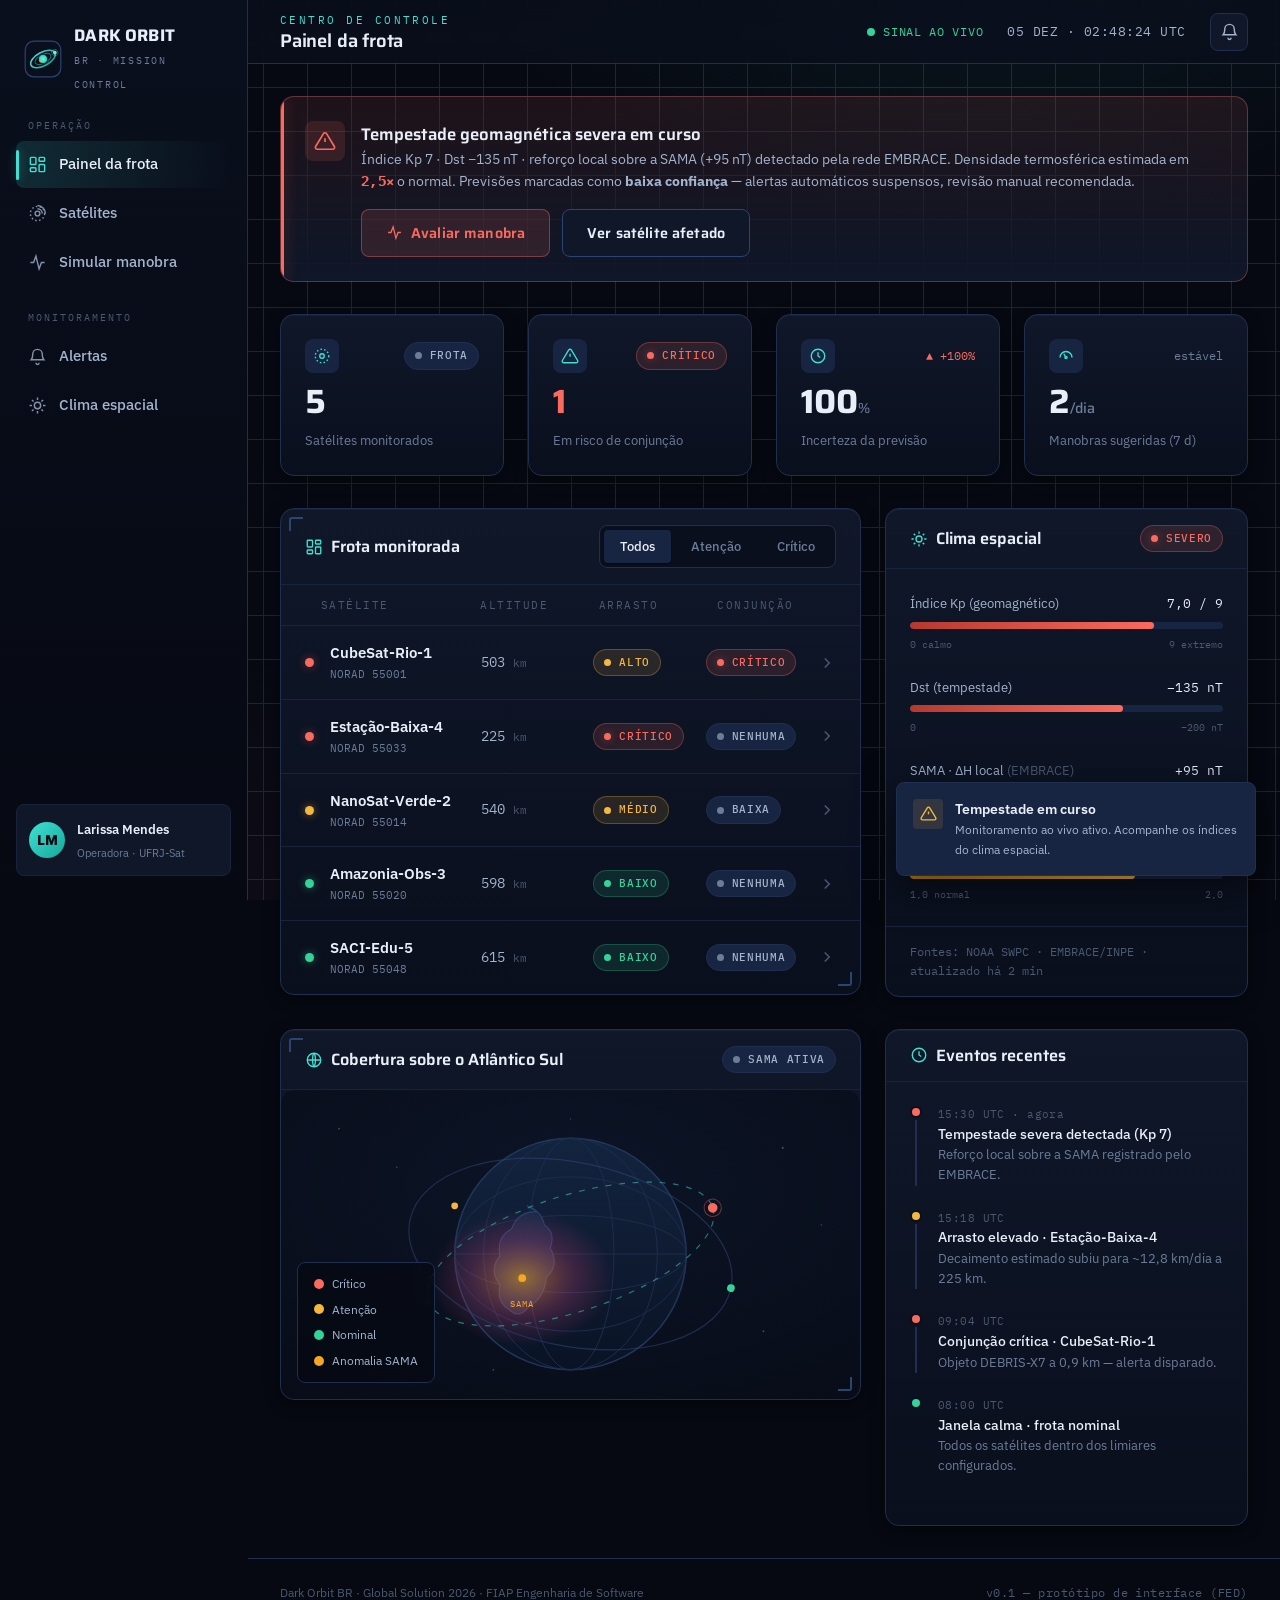
<file: index.html>
<!DOCTYPE html>
<html lang="pt-BR">
<head>
  <meta charset="UTF-8">
  <meta name="viewport" content="width=device-width, initial-scale=1.0">
  <meta name="description" content="Dark Orbit BR — Centro de Controle. Painel de operação de risco orbital em tempo real para operadores de pequenas constelações.">
  <title>Centro de Controle · Dark Orbit BR</title>
  <link rel="icon" type="image/svg+xml" href="assets/logo.svg">
  <link rel="preconnect" href="https://fonts.googleapis.com">
  <link rel="preconnect" href="https://fonts.gstatic.com" crossorigin>
  <link href="https://fonts.googleapis.com/css2?family=Saira:wght@500;600;700&family=IBM+Plex+Sans:wght@400;500;600&family=IBM+Plex+Mono:wght@400;500&display=swap" rel="stylesheet">
  <link rel="stylesheet" href="css/style.css">
</head>
<body>
  <a class="skip-link" href="#conteudo">Pular para o conteúdo</a>

  <div class="app">
    <!-- ===================== NAVEGAÇÃO PRIMÁRIA ===================== -->
    <aside class="sidebar">
      <a class="brand" href="index.html" aria-label="Dark Orbit BR — início">
        <img class="brand__mark" src="assets/logo.svg" alt="Logotipo do Dark Orbit BR: um planeta com satélite em órbita">
        <span>
          <span class="brand__name">DARK ORBIT</span><br>
          <span class="brand__sub">BR · Mission Control</span>
        </span>
      </a>

      <nav class="nav" aria-label="Navegação principal">
        <p class="nav__label">Operação</p>
        <ul class="nav__list">
          <li>
            <a class="nav__item" href="index.html" aria-current="page">
              <svg viewBox="0 0 24 24" fill="none" stroke="currentColor" stroke-width="1.8" aria-hidden="true"><rect x="3" y="3" width="7" height="9" rx="1"/><rect x="14" y="3" width="7" height="5" rx="1"/><rect x="14" y="12" width="7" height="9" rx="1"/><rect x="3" y="16" width="7" height="5" rx="1"/></svg>
              <span>Painel da frota</span>
            </a>
          </li>
          <li>
            <a class="nav__item" href="satelite.html">
              <svg viewBox="0 0 24 24" fill="none" stroke="currentColor" stroke-width="1.8" aria-hidden="true"><circle cx="12" cy="12" r="3"/><path d="M12 2a10 10 0 0 1 10 10M12 6a6 6 0 0 1 6 6"/><circle cx="12" cy="12" r="9" stroke-dasharray="2 3"/></svg>
              <span>Satélites</span>
            </a>
          </li>
          <li>
            <a class="nav__item" href="manobra.html">
              <svg viewBox="0 0 24 24" fill="none" stroke="currentColor" stroke-width="1.8" aria-hidden="true"><path d="M3 12h4l3-8 4 16 3-8h4"/></svg>
              <span>Simular manobra</span>
            </a>
          </li>
        </ul>

        <p class="nav__label" style="margin-top:var(--s-5)">Monitoramento</p>
        <ul class="nav__list">
          <li>
            <a class="nav__item" href="index.html#alertas">
              <svg viewBox="0 0 24 24" fill="none" stroke="currentColor" stroke-width="1.8" aria-hidden="true"><path d="M12 3a6 6 0 0 0-6 6c0 5-2 7-2 7h16s-2-2-2-7a6 6 0 0 0-6-6Z"/><path d="M10 20a2 2 0 0 0 4 0"/></svg>
              <span>Alertas</span>
            </a>
          </li>
          <li>
            <a class="nav__item" href="index.html#clima">
              <svg viewBox="0 0 24 24" fill="none" stroke="currentColor" stroke-width="1.8" aria-hidden="true"><circle cx="12" cy="12" r="4"/><path d="M12 2v3M12 19v3M2 12h3M19 12h3M5 5l2 2M17 17l2 2M5 19l2-2M17 7l2-2"/></svg>
              <span>Clima espacial</span>
            </a>
          </li>
        </ul>
      </nav>

      <div class="sidebar__foot">
        <div class="userchip">
          <span class="userchip__avatar" aria-hidden="true">LM</span>
          <span>
            <span class="userchip__name">Larissa Mendes</span><br>
            <span class="userchip__role">Operadora · UFRJ-Sat</span>
          </span>
        </div>
      </div>
    </aside>

    <!-- ========================= PRINCIPAL ========================= -->
    <div class="main">
      <header class="topbar">
        <div class="topbar__title">
          <span class="eyebrow">Centro de Controle</span>
          <h1>Painel da frota</h1>
        </div>
        <div class="topbar__spacer"></div>
        <div class="topbar__meta">
          <span class="live"><span class="live__dot" aria-hidden="true"></span> SINAL AO VIVO</span>
          <time class="clock" datetime="2026-05-25T15:30" data-relogio>25 MAI · 15:30 UTC</time>
          <button class="iconbtn" aria-label="Notificações" id="btn-notificacoes">
            <svg viewBox="0 0 24 24" fill="none" stroke="currentColor" stroke-width="1.8" aria-hidden="true"><path d="M12 3a6 6 0 0 0-6 6c0 5-2 7-2 7h16s-2-2-2-7a6 6 0 0 0-6-6Z"/><path d="M10 20a2 2 0 0 0 4 0"/></svg>
          </button>
        </div>
      </header>

      <main class="content" id="conteudo">

        <!-- BANNER DE EVENTO CRÍTICO (estado de tempestade) -->
        <section class="alert alert--crit rise" aria-labelledby="alerta-titulo" id="alertas">
          <span class="alert__icon" aria-hidden="true">
            <svg viewBox="0 0 24 24" fill="none" stroke="currentColor" stroke-width="1.8"><path d="M12 9v4M12 17h.01"/><path d="M10.3 3.9 1.8 18a2 2 0 0 0 1.7 3h17a2 2 0 0 0 1.7-3L13.7 3.9a2 2 0 0 0-3.4 0Z"/></svg>
          </span>
          <div class="alert__body">
            <p class="alert__title" id="alerta-titulo">Tempestade geomagnética severa em curso</p>
            <p class="alert__text">Índice Kp 7 · Dst −135 nT · reforço local sobre a SAMA (+95 nT) detectado pela rede EMBRACE. Densidade termosférica estimada em <strong class="readout" style="color:var(--st-crit)">2,5×</strong> o normal. Previsões marcadas como <strong>baixa confiança</strong> — alertas automáticos suspensos, revisão manual recomendada.</p>
            <div class="alert__actions">
              <a class="btn btn--danger" href="manobra.html">
                <svg viewBox="0 0 24 24" fill="none" stroke="currentColor" stroke-width="1.8" aria-hidden="true"><path d="M3 12h4l3-8 4 16 3-8h4"/></svg>
                Avaliar manobra
              </a>
              <a class="btn btn--ghost" href="satelite.html">Ver satélite afetado</a>
            </div>
          </div>
        </section>

        <!-- KPIs -->
        <section class="grid grid--kpi" aria-label="Indicadores gerais">
          <article class="panel kpi rise">
            <div class="kpi__top">
              <span class="kpi__icon" aria-hidden="true"><svg viewBox="0 0 24 24" fill="none" stroke="currentColor" stroke-width="1.8"><circle cx="12" cy="12" r="3"/><circle cx="12" cy="12" r="9" stroke-dasharray="2 3"/></svg></span>
              <span class="pill pill--neutral"><span class="pill__dot" aria-hidden="true"></span>Frota</span>
            </div>
            <div><span class="kpi__value">5</span></div>
            <span class="kpi__label">Satélites monitorados</span>
          </article>

          <article class="panel kpi rise">
            <div class="kpi__top">
              <span class="kpi__icon" aria-hidden="true"><svg viewBox="0 0 24 24" fill="none" stroke="currentColor" stroke-width="1.8"><path d="M12 9v4M12 17h.01"/><path d="M10.3 3.9 1.8 18a2 2 0 0 0 1.7 3h17a2 2 0 0 0 1.7-3L13.7 3.9a2 2 0 0 0-3.4 0Z"/></svg></span>
              <span class="pill pill--crit"><span class="pill__dot" aria-hidden="true"></span>Crítico</span>
            </div>
            <div><span class="kpi__value" style="color:var(--st-crit)" id="kpi-risco">1</span></div>
            <span class="kpi__label">Em risco de conjunção</span>
          </article>

          <article class="panel kpi rise">
            <div class="kpi__top">
              <span class="kpi__icon" aria-hidden="true"><svg viewBox="0 0 24 24" fill="none" stroke="currentColor" stroke-width="1.8"><circle cx="12" cy="12" r="9"/><path d="M12 7v5l3 2"/></svg></span>
              <span class="kpi__delta kpi__delta--up">▲ +100%</span>
            </div>
            <div><span class="kpi__value">100<small>%</small></span></div>
            <span class="kpi__label">Incerteza da previsão</span>
          </article>

          <article class="panel kpi rise">
            <div class="kpi__top">
              <span class="kpi__icon" aria-hidden="true"><svg viewBox="0 0 24 24" fill="none" stroke="currentColor" stroke-width="1.8"><path d="M4 14a8 8 0 0 1 16 0"/><path d="M12 14 9 9"/><circle cx="12" cy="14" r="1.5"/></svg></span>
              <span class="kpi__delta kpi__delta--flat">estável</span>
            </div>
            <div><span class="kpi__value">2<small>/dia</small></span></div>
            <span class="kpi__label">Manobras sugeridas (7 d)</span>
          </article>
        </section>

        <!-- LINHA PRINCIPAL: frota + clima espacial -->
        <section class="grid grid--split">
          <!-- Lista da frota -->
          <article class="panel panel--hud rise" aria-labelledby="frota-titulo">
            <div class="panel__head">
              <h3 id="frota-titulo">
                <svg viewBox="0 0 24 24" width="18" height="18" fill="none" stroke="var(--signal)" stroke-width="1.8" aria-hidden="true"><rect x="3" y="3" width="7" height="9" rx="1"/><rect x="14" y="3" width="7" height="5" rx="1"/><rect x="14" y="12" width="7" height="9" rx="1"/><rect x="3" y="16" width="7" height="5" rx="1"/></svg>
                Frota monitorada
              </h3>
              <div class="tabs" role="tablist" aria-label="Filtrar por status">
                <button class="tab" role="tab" aria-selected="true" data-filtro="todos">Todos</button>
                <button class="tab" role="tab" aria-selected="false" data-filtro="warn">Atenção</button>
                <button class="tab" role="tab" aria-selected="false" data-filtro="crit">Crítico</button>
              </div>
            </div>

            <div class="fleet" role="table" aria-label="Satélites da frota" id="lista-frota">
              <div class="fleet__row fleet__row--head" role="row">
                <span role="columnheader" aria-label="Status"></span>
                <span role="columnheader">Satélite</span>
                <span role="columnheader">Altitude</span>
                <span role="columnheader">Arrasto</span>
                <span role="columnheader">Conjunção</span>
                <span role="columnheader" aria-label="Abrir"></span>
              </div>

              <a class="fleet__row" role="row" href="satelite.html" data-status="crit">
                <span class="statusdot statusdot--crit" role="cell" aria-label="Status crítico"></span>
                <span class="fleet__name" role="cell"><b>CubeSat-Rio-1</b><span>NORAD 55001</span></span>
                <span class="fleet__metric" data-label="Altitude" role="cell">503 <small>km</small></span>
                <span class="fleet__metric" data-label="Arrasto" role="cell"><span class="pill pill--warn"><span class="pill__dot" aria-hidden="true"></span>Alto</span></span>
                <span class="fleet__metric" data-label="Conjunção" role="cell"><span class="pill pill--crit"><span class="pill__dot" aria-hidden="true"></span>Crítico</span></span>
                <span class="fleet__chevron" role="cell" aria-hidden="true"><svg viewBox="0 0 24 24" fill="none" stroke="currentColor" stroke-width="2"><path d="m9 6 6 6-6 6"/></svg></span>
              </a>

              <a class="fleet__row" role="row" href="satelite.html" data-status="crit">
                <span class="statusdot statusdot--crit" role="cell" aria-label="Status crítico"></span>
                <span class="fleet__name" role="cell"><b>Estação-Baixa-4</b><span>NORAD 55033</span></span>
                <span class="fleet__metric" data-label="Altitude" role="cell">225 <small>km</small></span>
                <span class="fleet__metric" data-label="Arrasto" role="cell"><span class="pill pill--crit"><span class="pill__dot" aria-hidden="true"></span>Crítico</span></span>
                <span class="fleet__metric" data-label="Conjunção" role="cell"><span class="pill pill--neutral"><span class="pill__dot" aria-hidden="true"></span>Nenhuma</span></span>
                <span class="fleet__chevron" role="cell" aria-hidden="true"><svg viewBox="0 0 24 24" fill="none" stroke="currentColor" stroke-width="2"><path d="m9 6 6 6-6 6"/></svg></span>
              </a>

              <a class="fleet__row" role="row" href="satelite.html" data-status="warn" id="row-nano">
                <span class="statusdot statusdot--warn" role="cell" aria-label="Status de atenção" id="nano-dot"></span>
                <span class="fleet__name" role="cell"><b>NanoSat-Verde-2</b><span>NORAD 55014</span></span>
                <span class="fleet__metric" data-label="Altitude" role="cell">540 <small>km</small></span>
                <span class="fleet__metric" data-label="Arrasto" role="cell"><span class="pill pill--warn"><span class="pill__dot" aria-hidden="true"></span>Médio</span></span>
                <span class="fleet__metric" data-label="Conjunção" role="cell" id="nano-conj"><span class="pill pill--neutral"><span class="pill__dot" aria-hidden="true"></span>Baixa</span></span>
                <span class="fleet__chevron" role="cell" aria-hidden="true"><svg viewBox="0 0 24 24" fill="none" stroke="currentColor" stroke-width="2"><path d="m9 6 6 6-6 6"/></svg></span>
              </a>

              <a class="fleet__row" role="row" href="satelite.html" data-status="calm">
                <span class="statusdot statusdot--calm" role="cell" aria-label="Status calmo"></span>
                <span class="fleet__name" role="cell"><b>Amazonia-Obs-3</b><span>NORAD 55020</span></span>
                <span class="fleet__metric" data-label="Altitude" role="cell">598 <small>km</small></span>
                <span class="fleet__metric" data-label="Arrasto" role="cell"><span class="pill pill--calm"><span class="pill__dot" aria-hidden="true"></span>Baixo</span></span>
                <span class="fleet__metric" data-label="Conjunção" role="cell"><span class="pill pill--neutral"><span class="pill__dot" aria-hidden="true"></span>Nenhuma</span></span>
                <span class="fleet__chevron" role="cell" aria-hidden="true"><svg viewBox="0 0 24 24" fill="none" stroke="currentColor" stroke-width="2"><path d="m9 6 6 6-6 6"/></svg></span>
              </a>

              <a class="fleet__row" role="row" href="satelite.html" data-status="calm">
                <span class="statusdot statusdot--calm" role="cell" aria-label="Status calmo"></span>
                <span class="fleet__name" role="cell"><b>SACI-Edu-5</b><span>NORAD 55048</span></span>
                <span class="fleet__metric" data-label="Altitude" role="cell">615 <small>km</small></span>
                <span class="fleet__metric" data-label="Arrasto" role="cell"><span class="pill pill--calm"><span class="pill__dot" aria-hidden="true"></span>Baixo</span></span>
                <span class="fleet__metric" data-label="Conjunção" role="cell"><span class="pill pill--neutral"><span class="pill__dot" aria-hidden="true"></span>Nenhuma</span></span>
                <span class="fleet__chevron" role="cell" aria-hidden="true"><svg viewBox="0 0 24 24" fill="none" stroke="currentColor" stroke-width="2"><path d="m9 6 6 6-6 6"/></svg></span>
              </a>
            </div>
          </article>

          <!-- Clima espacial -->
          <article class="panel rise" aria-labelledby="clima-titulo" id="clima">
            <div class="panel__head">
              <h3 id="clima-titulo">
                <svg viewBox="0 0 24 24" width="18" height="18" fill="none" stroke="var(--signal)" stroke-width="1.8" aria-hidden="true"><circle cx="12" cy="12" r="4"/><path d="M12 2v3M12 19v3M2 12h3M19 12h3M5 5l2 2M17 17l2 2M5 19l2-2M17 7l2-2"/></svg>
                Clima espacial
              </h3>
              <span class="pill pill--crit"><span class="pill__dot" aria-hidden="true"></span>Severo</span>
            </div>
            <div class="panel__body stack-5" style="display:flex;flex-direction:column;gap:var(--s-5)">
              <div class="gauge">
                <div class="gauge__top"><span class="gauge__name">Índice Kp (geomagnético)</span><span class="gauge__val" id="val-kp">7,0 / 9</span></div>
                <div class="gauge__track"><div class="gauge__fill gauge__fill--crit" id="bar-kp" style="width:78%"></div></div>
                <div class="gauge__scale"><span>0 calmo</span><span>9 extremo</span></div>
              </div>
              <div class="gauge">
                <div class="gauge__top"><span class="gauge__name">Dst (tempestade)</span><span class="gauge__val" id="val-dst">−135 nT</span></div>
                <div class="gauge__track"><div class="gauge__fill gauge__fill--crit" id="bar-dst" style="width:68%"></div></div>
                <div class="gauge__scale"><span>0</span><span>−200 nT</span></div>
              </div>
              <div class="gauge">
                <div class="gauge__top"><span class="gauge__name">SAMA · ΔH local <span class="dim">(EMBRACE)</span></span><span class="gauge__val" id="val-sama">+95 nT</span></div>
                <div class="gauge__track"><div class="gauge__fill gauge__fill--warn" id="bar-sama" style="width:84%"></div></div>
                <div class="gauge__scale"><span>baixo</span><span>alto</span></div>
              </div>
              <div class="gauge">
                <div class="gauge__top"><span class="gauge__name">TEC equatorial <span class="dim">(EMBRACE)</span></span><span class="gauge__val" id="val-tec">1,55×</span></div>
                <div class="gauge__track"><div class="gauge__fill gauge__fill--warn" id="bar-tec" style="width:72%"></div></div>
                <div class="gauge__scale"><span>1,0 normal</span><span>2,0</span></div>
              </div>
            </div>
            <div class="panel__foot">
              <p class="dim" style="font-size:0.74rem;font-family:var(--f-mono)">Fontes: NOAA SWPC · EMBRACE/INPE · atualizado há 2 min</p>
            </div>
          </article>
        </section>

        <!-- HISTÓRICO + MAPA -->
        <section class="grid grid--split">
          <!-- Mapa orbital -->
          <article class="panel panel--hud rise" aria-labelledby="mapa-titulo">
            <div class="panel__head">
              <h3 id="mapa-titulo">
                <svg viewBox="0 0 24 24" width="18" height="18" fill="none" stroke="var(--signal)" stroke-width="1.8" aria-hidden="true"><circle cx="12" cy="12" r="9"/><path d="M3 12h18M12 3c2.5 2.5 2.5 15 0 18M12 3c-2.5 2.5-2.5 15 0 18"/></svg>
                Cobertura sobre o Atlântico Sul
              </h3>
              <span class="pill pill--neutral"><span class="pill__dot" aria-hidden="true"></span>SAMA ativa</span>
            </div>
            <div class="orbital">
              <svg viewBox="0 0 600 320" role="img" aria-label="Mapa estilizado do globo centrado no Atlântico Sul, com a região da Anomalia Magnética do Atlântico Sul destacada e satélites em órbita.">
                <defs>
                  <radialGradient id="sama" cx="50%" cy="50%" r="50%">
                    <stop offset="0" stop-color="#f5a623" stop-opacity="0.55"/>
                    <stop offset="0.6" stop-color="#d6457f" stop-opacity="0.22"/>
                    <stop offset="1" stop-color="#d6457f" stop-opacity="0"/>
                  </radialGradient>
                  <linearGradient id="globe" x1="0" y1="0" x2="0" y2="1">
                    <stop offset="0" stop-color="#13243f"/>
                    <stop offset="1" stop-color="#0a1325"/>
                  </linearGradient>
                </defs>
                <!-- estrelas -->
                <g fill="#3a4a6a">
                  <circle cx="60" cy="40" r="1"/><circle cx="120" cy="80" r="0.8"/><circle cx="520" cy="60" r="1.1"/>
                  <circle cx="560" cy="140" r="0.8"/><circle cx="40" cy="200" r="0.9"/><circle cx="500" cy="250" r="1"/>
                  <circle cx="300" cy="30" r="0.7"/><circle cx="220" cy="290" r="0.9"/>
                </g>
                <!-- globo -->
                <circle cx="300" cy="170" r="120" fill="url(#globe)" stroke="#22375c" stroke-width="1.5"/>
                <!-- meridianos/paralelos -->
                <g fill="none" stroke="#1c2e4d" stroke-width="1">
                  <ellipse cx="300" cy="170" rx="120" ry="40"/>
                  <ellipse cx="300" cy="170" rx="120" ry="80"/>
                  <ellipse cx="300" cy="170" rx="45" ry="120"/>
                  <ellipse cx="300" cy="170" rx="90" ry="120"/>
                  <line x1="180" y1="170" x2="420" y2="170"/>
                </g>
                <!-- contorno estilizado da América do Sul -->
                <path d="M255 120 q15 5 18 20 q12 8 6 24 q10 18 -4 30 q-2 22 -18 30 q-10 14 -20 4 q-14 -8 -10 -26 q-12 -16 0 -30 q-4 -20 12 -28 q6 -18 26 -18 Z"
                      fill="#1a2c49" stroke="#2c4470" stroke-width="1.2" opacity="0.9"/>
                <!-- brilho da anomalia SAMA -->
                <ellipse cx="250" cy="195" rx="95" ry="70" fill="url(#sama)"/>
                <circle cx="250" cy="195" r="4" fill="#f5a623"/>
                <text x="250" y="225" text-anchor="middle" fill="#f5a623" font-family="IBM Plex Mono, monospace" font-size="9" letter-spacing="1">SAMA</text>
                <!-- órbitas dos satélites -->
                <g fill="none" stroke="#2c4470" stroke-width="1.2">
                  <ellipse class="orbit-path-anim" cx="300" cy="170" rx="155" ry="60" stroke="#3fe0d2" stroke-opacity="0.5" transform="rotate(-18 300 170)"/>
                  <ellipse cx="300" cy="170" rx="170" ry="95" stroke-opacity="0.6" transform="rotate(12 300 170)"/>
                </g>
                <!-- satélites -->
                <g class="orbit-sat" style="transform-box:fill-box">
                  <g transform="rotate(-18 300 170)">
                    <circle cx="455" cy="170" r="5" fill="#fb6a5e"/>
                    <circle cx="455" cy="170" r="9" fill="none" stroke="#fb6a5e" stroke-width="1" opacity="0.4"/>
                  </g>
                </g>
                <g class="orbit-sat orbit-sat--slow" style="transform-box:fill-box">
                  <g transform="rotate(12 300 170)">
                    <circle cx="470" cy="170" r="4" fill="#34d399"/>
                  </g>
                </g>
                <circle cx="180" cy="120" r="3.5" fill="#f5b73d"/>
              </svg>
              <ul class="orbital__legend">
                <li><span class="legend-swatch" style="background:#fb6a5e" aria-hidden="true"></span> Crítico</li>
                <li><span class="legend-swatch" style="background:#f5b73d" aria-hidden="true"></span> Atenção</li>
                <li><span class="legend-swatch" style="background:#34d399" aria-hidden="true"></span> Nominal</li>
                <li><span class="legend-swatch" style="background:#f5a623" aria-hidden="true"></span> Anomalia SAMA</li>
              </ul>
            </div>
          </article>

          <!-- Histórico de eventos -->
          <article class="panel rise" aria-labelledby="hist-titulo">
            <div class="panel__head">
              <h3 id="hist-titulo">
                <svg viewBox="0 0 24 24" width="18" height="18" fill="none" stroke="var(--signal)" stroke-width="1.8" aria-hidden="true"><circle cx="12" cy="12" r="9"/><path d="M12 7v5l3 2"/></svg>
                Eventos recentes
              </h3>
            </div>
            <div class="panel__body">
              <div class="timeline" id="timeline-eventos">
                <div class="tl__item">
                  <div class="tl__rail"><span class="tl__node tl__node--crit" aria-hidden="true"></span><span class="tl__line"></span></div>
                  <div>
                    <p class="tl__time">15:30 UTC · agora</p>
                    <p class="tl__title">Tempestade severa detectada (Kp 7)</p>
                    <p class="tl__desc">Reforço local sobre a SAMA registrado pelo EMBRACE.</p>
                  </div>
                </div>
                <div class="tl__item">
                  <div class="tl__rail"><span class="tl__node tl__node--warn" aria-hidden="true"></span><span class="tl__line"></span></div>
                  <div>
                    <p class="tl__time">15:18 UTC</p>
                    <p class="tl__title">Arrasto elevado · Estação-Baixa-4</p>
                    <p class="tl__desc">Decaimento estimado subiu para ~12,8 km/dia a 225 km.</p>
                  </div>
                </div>
                <div class="tl__item">
                  <div class="tl__rail"><span class="tl__node tl__node--crit" aria-hidden="true"></span><span class="tl__line"></span></div>
                  <div>
                    <p class="tl__time">09:04 UTC</p>
                    <p class="tl__title">Conjunção crítica · CubeSat-Rio-1</p>
                    <p class="tl__desc">Objeto DEBRIS-X7 a 0,9 km — alerta disparado.</p>
                  </div>
                </div>
                <div class="tl__item">
                  <div class="tl__rail"><span class="tl__node tl__node--calm" aria-hidden="true"></span></div>
                  <div>
                    <p class="tl__time">08:00 UTC</p>
                    <p class="tl__title">Janela calma · frota nominal</p>
                    <p class="tl__desc">Todos os satélites dentro dos limiares configurados.</p>
                  </div>
                </div>
              </div>
            </div>
          </article>
        </section>
      </main>

      <footer class="footer">
        <span>Dark Orbit BR · Global Solution 2026 · FIAP Engenharia de Software</span>
        <span class="footer__tag">v0.1 — protótipo de interface (FED)</span>
      </footer>
    </div>
  </div>

  <!-- Navegação inferior (mobile) -->
  <nav class="mobnav" aria-label="Navegação principal (mobile)">
    <a class="mobnav__item" href="index.html" aria-current="page">
      <svg viewBox="0 0 24 24" fill="none" stroke="currentColor" stroke-width="1.8" aria-hidden="true"><rect x="3" y="3" width="7" height="9" rx="1"/><rect x="14" y="3" width="7" height="5" rx="1"/><rect x="14" y="12" width="7" height="9" rx="1"/><rect x="3" y="16" width="7" height="5" rx="1"/></svg>
      Painel
    </a>
    <a class="mobnav__item" href="satelite.html">
      <svg viewBox="0 0 24 24" fill="none" stroke="currentColor" stroke-width="1.8" aria-hidden="true"><circle cx="12" cy="12" r="3"/><circle cx="12" cy="12" r="9" stroke-dasharray="2 3"/></svg>
      Satélites
    </a>
    <a class="mobnav__item" href="manobra.html">
      <svg viewBox="0 0 24 24" fill="none" stroke="currentColor" stroke-width="1.8" aria-hidden="true"><path d="M3 12h4l3-8 4 16 3-8h4"/></svg>
      Manobra
    </a>
    <a class="mobnav__item" href="index.html#alertas">
      <svg viewBox="0 0 24 24" fill="none" stroke="currentColor" stroke-width="1.8" aria-hidden="true"><path d="M12 3a6 6 0 0 0-6 6c0 5-2 7-2 7h16s-2-2-2-7a6 6 0 0 0-6-6Z"/><path d="M10 20a2 2 0 0 0 4 0"/></svg>
      Alertas
    </a>
  </nav>

  <script src="js/app.js"></script>
  <script src="js/dashboard.js"></script>
</body>
</html>
</file>
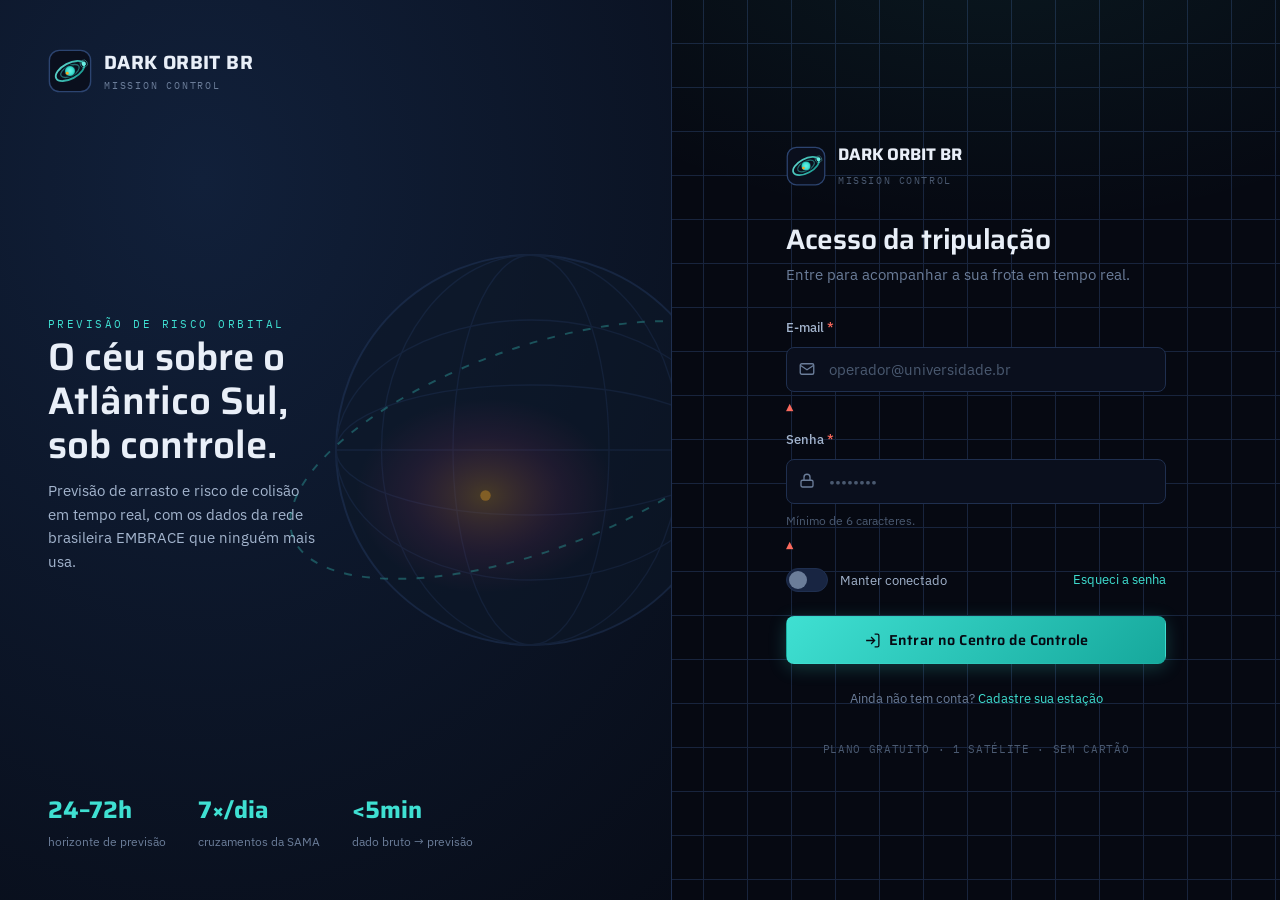
<file: login.html>
<!DOCTYPE html>
<html lang="pt-BR">
<head>
  <meta charset="UTF-8">
  <meta name="viewport" content="width=device-width, initial-scale=1.0">
  <meta name="description" content="Acesso da tripulação ao Centro de Controle do Dark Orbit BR.">
  <title>Acesso · Dark Orbit BR</title>
  <link rel="icon" type="image/svg+xml" href="assets/logo.svg">
  <link rel="preconnect" href="https://fonts.googleapis.com">
  <link rel="preconnect" href="https://fonts.gstatic.com" crossorigin>
  <link href="https://fonts.googleapis.com/css2?family=Saira:wght@500;600;700&family=IBM+Plex+Sans:wght@400;500;600&family=IBM+Plex+Mono:wght@400;500&display=swap" rel="stylesheet">
  <link rel="stylesheet" href="css/style.css">
  <style>
    /* Layout específico da tela de acesso (split visual + formulário).
       Mantido localmente por ser exclusivo desta página. */
    .auth { display: grid; grid-template-columns: 1.05fr 0.95fr; min-height: 100vh; }
    .auth__visual {
      position: relative; overflow: hidden;
      background: radial-gradient(130% 120% at 30% 20%, #11203a, var(--c-void));
      border-right: 1px solid var(--c-line);
      display: flex; flex-direction: column; justify-content: space-between;
      padding: var(--s-7);
    }
    .auth__brand { display: flex; align-items: center; gap: var(--s-3); }
    .auth__brand img { width: 44px; height: 44px; }
    .auth__brand b { font-family: var(--f-display); font-size: 1.2rem; color: var(--t-hi); letter-spacing: 0.02em; }
    .auth__brand small { font-family: var(--f-mono); font-size: 0.62rem; letter-spacing: 0.18em; color: var(--t-low); text-transform: uppercase; display: block; }
    .auth__headline { max-width: 30ch; }
    .auth__headline h2 { font-size: clamp(1.6rem, 3vw, 2.4rem); margin-bottom: var(--s-3); }
    .auth__headline p { color: var(--t-mid); font-size: 0.95rem; }
    .auth__globe { position: absolute; right: -120px; top: 50%; transform: translateY(-50%); width: 520px; opacity: 0.5; pointer-events: none; }
    .auth__stats { display: flex; gap: var(--s-6); position: relative; z-index: 1; }
    .auth__stat b { font-family: var(--f-display); font-size: 1.5rem; color: var(--signal); display: block; }
    .auth__stat span { font-size: 0.74rem; color: var(--t-low); }
    .auth__form { display: flex; flex-direction: column; justify-content: center; padding: var(--s-7); }
    .auth__card { width: 100%; max-width: 380px; margin: 0 auto; }
    @media (max-width: 880px) {
      .auth { grid-template-columns: 1fr; }
      .auth__visual { display: none; }
      .auth__form { padding: var(--s-6) var(--s-5); }
    }
  </style>
</head>
<body>
  <main class="auth">
    <!-- Painel visual -->
    <section class="auth__visual" aria-hidden="true">
      <div class="auth__brand">
        <img src="assets/logo.svg" alt="">
        <span><b>DARK ORBIT BR</b><small>Mission Control</small></span>
      </div>

      <div class="auth__headline">
        <span class="eyebrow">Previsão de risco orbital</span>
        <h2>O céu sobre o Atlântico Sul, sob controle.</h2>
        <p>Previsão de arrasto e risco de colisão em tempo real, com os dados da rede brasileira EMBRACE que ninguém mais usa.</p>
      </div>

      <div class="auth__stats">
        <div class="auth__stat"><b>24–72h</b><span>horizonte de previsão</span></div>
        <div class="auth__stat"><b>7×/dia</b><span>cruzamentos da SAMA</span></div>
        <div class="auth__stat"><b>&lt;5min</b><span>dado bruto → previsão</span></div>
      </div>

      <!-- globo decorativo -->
      <svg class="auth__globe" viewBox="0 0 400 400">
        <defs>
          <radialGradient id="sama3" cx="50%" cy="50%" r="50%">
            <stop offset="0" stop-color="#f5a623" stop-opacity="0.5"/>
            <stop offset="0.6" stop-color="#d6457f" stop-opacity="0.18"/>
            <stop offset="1" stop-color="#d6457f" stop-opacity="0"/>
          </radialGradient>
        </defs>
        <circle cx="200" cy="200" r="150" fill="#0d1828" stroke="#22375c" stroke-width="1.5"/>
        <g fill="none" stroke="#1c2e4d" stroke-width="1">
          <ellipse cx="200" cy="200" rx="150" ry="50"/>
          <ellipse cx="200" cy="200" rx="150" ry="100"/>
          <ellipse cx="200" cy="200" rx="60" ry="150"/>
          <ellipse cx="200" cy="200" rx="115" ry="150"/>
          <line x1="50" y1="200" x2="350" y2="200"/>
        </g>
        <ellipse cx="165" cy="235" rx="100" ry="75" fill="url(#sama3)"/>
        <circle cx="165" cy="235" r="4" fill="#f5a623"/>
        <ellipse class="orbit-path-anim" cx="200" cy="200" rx="195" ry="78" fill="none" stroke="#3fe0d2" stroke-width="1.5" stroke-opacity="0.6" transform="rotate(-20 200 200)"/>
        <g transform="rotate(-20 200 200)"><circle cx="395" cy="200" r="5" fill="#3fe0d2"/></g>
      </svg>
    </section>

    <!-- Formulário de acesso -->
    <section class="auth__form">
      <div class="auth__card">
        <!-- marca visível também no mobile -->
        <div class="row" style="gap:var(--s-3);margin-bottom:var(--s-6)">
          <img src="assets/logo.svg" alt="Logotipo do Dark Orbit BR" style="width:40px;height:40px">
          <span><b style="font-family:var(--f-display);color:var(--t-hi);font-size:1.05rem">DARK ORBIT BR</b><br><span class="dim" style="font-family:var(--f-mono);font-size:0.62rem;letter-spacing:0.16em">MISSION CONTROL</span></span>
        </div>

        <h1 style="margin-bottom:var(--s-2)">Acesso da tripulação</h1>
        <p class="muted" style="margin-bottom:var(--s-6)">Entre para acompanhar a sua frota em tempo real.</p>

        <!-- A validação é feita por js/login.js (Web Development).
             O formulário ainda aponta para index.html como fallback. -->
        <form id="form-login" action="index.html" method="get" novalidate>
          <div class="field">
            <label class="field__label" for="email">E-mail <span class="req" aria-hidden="true">*</span></label>
            <div class="inputgroup">
              <span class="inputgroup__icon" aria-hidden="true"><svg viewBox="0 0 24 24" fill="none" stroke="currentColor" stroke-width="1.8"><rect x="3" y="5" width="18" height="14" rx="2"/><path d="m3 7 9 6 9-6"/></svg></span>
              <input class="input" id="email" name="email" type="email" placeholder="operador@universidade.br" autocomplete="email" required aria-describedby="erro-email">
            </div>
            <span class="field__error" id="erro-email" role="alert" hidden></span>
          </div>

          <div class="field">
            <label class="field__label" for="senha">Senha <span class="req" aria-hidden="true">*</span></label>
            <div class="inputgroup">
              <span class="inputgroup__icon" aria-hidden="true"><svg viewBox="0 0 24 24" fill="none" stroke="currentColor" stroke-width="1.8"><rect x="4" y="11" width="16" height="9" rx="2"/><path d="M8 11V7a4 4 0 0 1 8 0v4"/></svg></span>
              <input class="input" id="senha" name="senha" type="password" placeholder="••••••••" autocomplete="current-password" required minlength="6" aria-describedby="erro-senha dica-senha">
            </div>
            <span class="field__hint" id="dica-senha">Mínimo de 6 caracteres.</span>
            <span class="field__error" id="erro-senha" role="alert" hidden></span>
          </div>

          <div class="row row--between" style="margin-bottom:var(--s-5)">
            <button class="switch" id="switch-conectado" type="button" role="switch" aria-checked="false">
              <span class="switch__track" aria-hidden="true"></span>
              <span class="switch__label">Manter conectado</span>
            </button>
            <a href="#" style="font-size:0.82rem;color:var(--signal)">Esqueci a senha</a>
          </div>

          <button class="btn btn--primary btn--block" type="submit" id="btn-entrar">
            <svg viewBox="0 0 24 24" fill="none" stroke="currentColor" stroke-width="1.8" aria-hidden="true"><path d="M15 3h4a2 2 0 0 1 2 2v14a2 2 0 0 1-2 2h-4"/><path d="M10 17l5-5-5-5M15 12H3"/></svg>
            <span id="btn-entrar-texto">Entrar no Centro de Controle</span>
          </button>
        </form>

        <p class="text-center muted" style="margin-top:var(--s-5);font-size:0.84rem">
          Ainda não tem conta? <a href="#" style="color:var(--signal)">Cadastre sua estação</a>
        </p>

        <p class="text-center dim" style="margin-top:var(--s-6);font-size:0.7rem;font-family:var(--f-mono);letter-spacing:0.06em">
          PLANO GRATUITO · 1 SATÉLITE · SEM CARTÃO
        </p>
      </div>
    </section>
  </main>

  <script src="js/app.js"></script>
  <script src="js/login.js"></script>
</body>
</html>
</file>
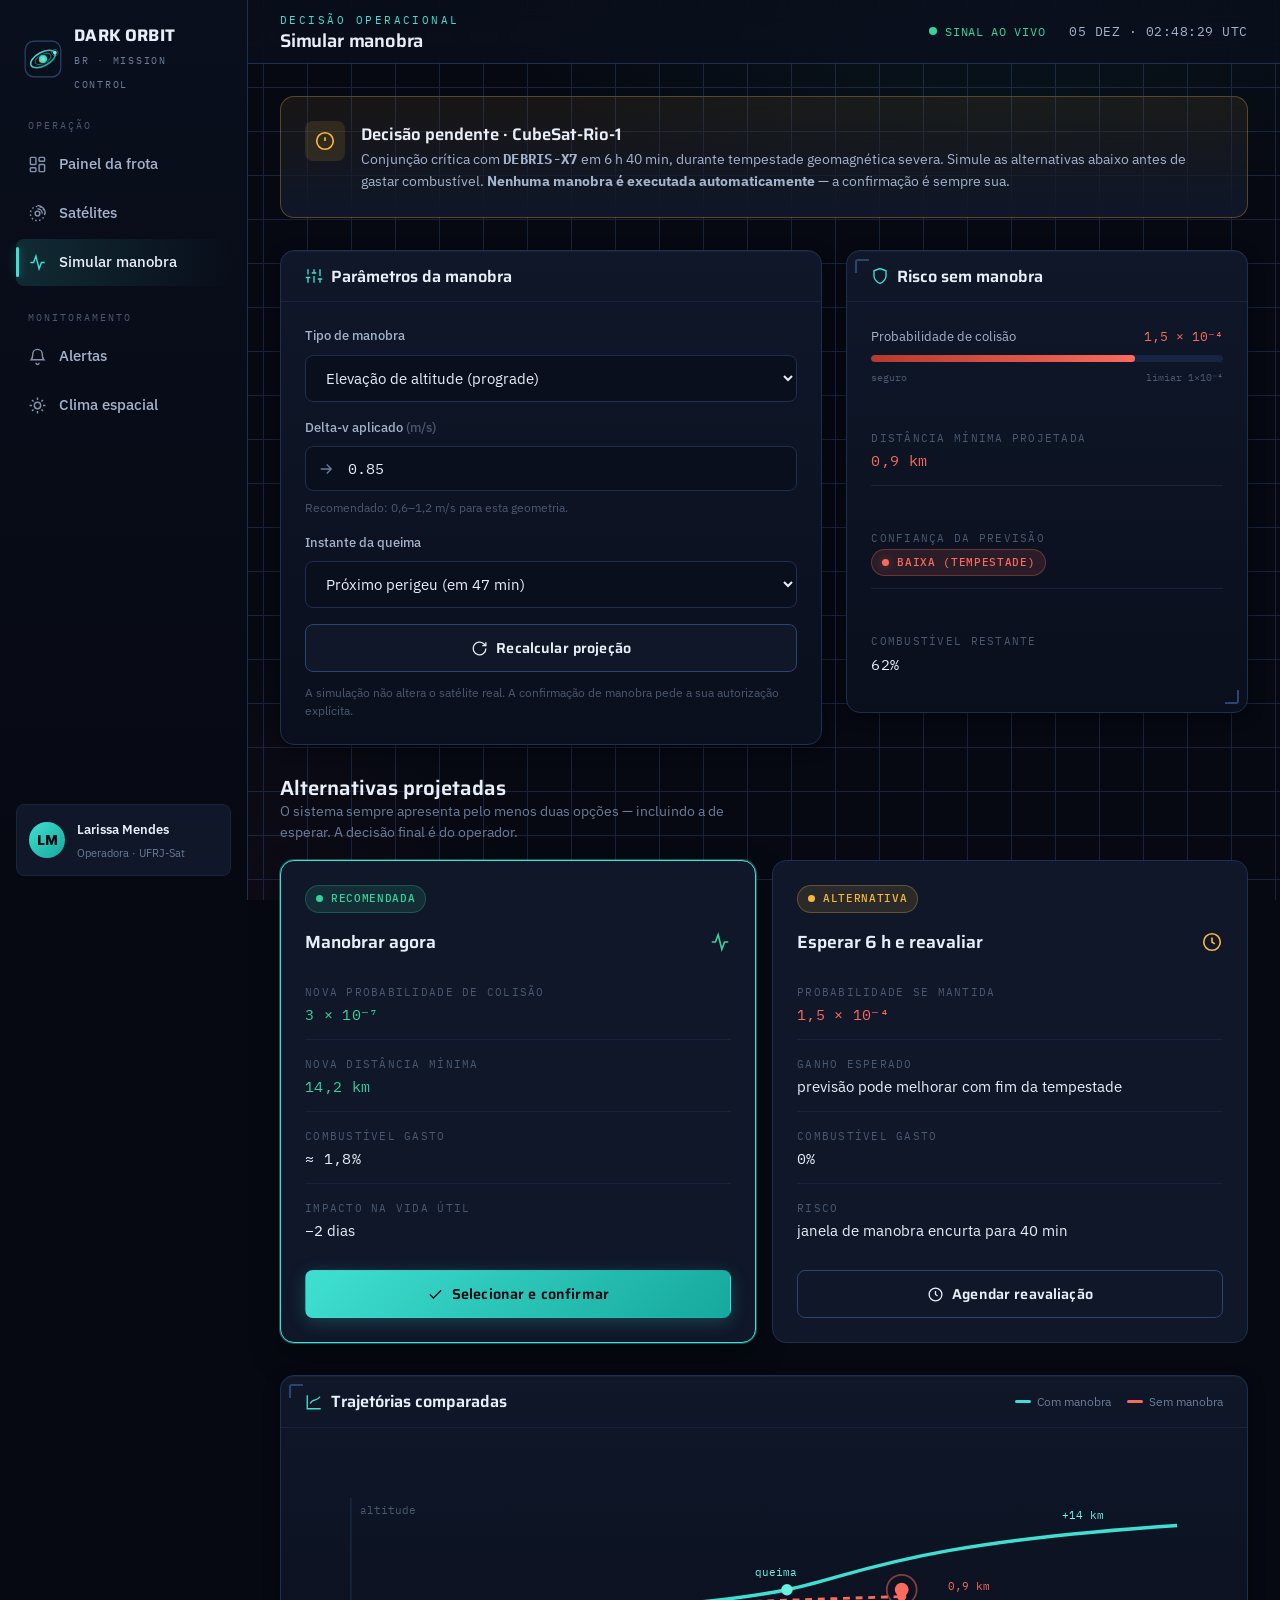
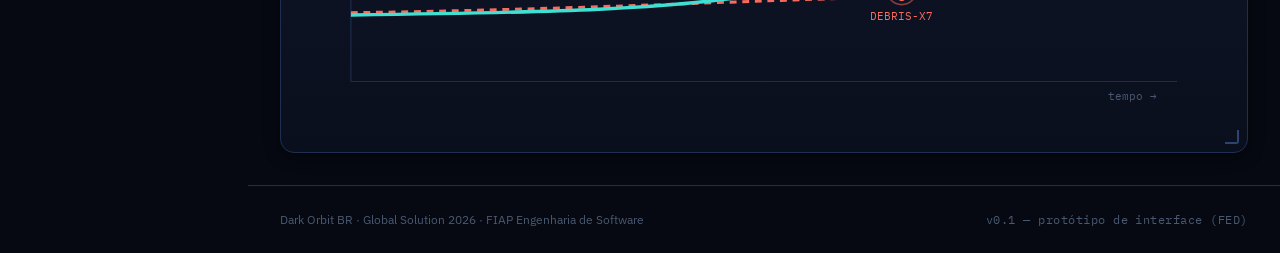
<file: manobra.html>
<!DOCTYPE html>
<html lang="pt-BR">
<head>
  <meta charset="UTF-8">
  <meta name="viewport" content="width=device-width, initial-scale=1.0">
  <meta name="description" content="Simulação de manobra no Dark Orbit BR: compare alternativas (manobrar vs. esperar) antes de gastar combustível.">
  <title>Simular manobra · Dark Orbit BR</title>
  <link rel="icon" type="image/svg+xml" href="assets/logo.svg">
  <link rel="preconnect" href="https://fonts.googleapis.com">
  <link rel="preconnect" href="https://fonts.gstatic.com" crossorigin>
  <link href="https://fonts.googleapis.com/css2?family=Saira:wght@500;600;700&family=IBM+Plex+Sans:wght@400;500;600&family=IBM+Plex+Mono:wght@400;500&display=swap" rel="stylesheet">
  <link rel="stylesheet" href="css/style.css">
</head>
<body>
  <a class="skip-link" href="#conteudo">Pular para o conteúdo</a>

  <div class="app">
    <!-- ===================== NAVEGAÇÃO PRIMÁRIA ===================== -->
    <aside class="sidebar">
      <a class="brand" href="index.html" aria-label="Dark Orbit BR — início">
        <img class="brand__mark" src="assets/logo.svg" alt="Logotipo do Dark Orbit BR: um planeta com satélite em órbita">
        <span><span class="brand__name">DARK ORBIT</span><br><span class="brand__sub">BR · Mission Control</span></span>
      </a>
      <nav class="nav" aria-label="Navegação principal">
        <p class="nav__label">Operação</p>
        <ul class="nav__list">
          <li><a class="nav__item" href="index.html"><svg viewBox="0 0 24 24" fill="none" stroke="currentColor" stroke-width="1.8" aria-hidden="true"><rect x="3" y="3" width="7" height="9" rx="1"/><rect x="14" y="3" width="7" height="5" rx="1"/><rect x="14" y="12" width="7" height="9" rx="1"/><rect x="3" y="16" width="7" height="5" rx="1"/></svg><span>Painel da frota</span></a></li>
          <li><a class="nav__item" href="satelite.html"><svg viewBox="0 0 24 24" fill="none" stroke="currentColor" stroke-width="1.8" aria-hidden="true"><circle cx="12" cy="12" r="3"/><path d="M12 2a10 10 0 0 1 10 10M12 6a6 6 0 0 1 6 6"/><circle cx="12" cy="12" r="9" stroke-dasharray="2 3"/></svg><span>Satélites</span></a></li>
          <li><a class="nav__item" href="manobra.html" aria-current="page"><svg viewBox="0 0 24 24" fill="none" stroke="currentColor" stroke-width="1.8" aria-hidden="true"><path d="M3 12h4l3-8 4 16 3-8h4"/></svg><span>Simular manobra</span></a></li>
        </ul>
        <p class="nav__label" style="margin-top:var(--s-5)">Monitoramento</p>
        <ul class="nav__list">
          <li><a class="nav__item" href="index.html#alertas"><svg viewBox="0 0 24 24" fill="none" stroke="currentColor" stroke-width="1.8" aria-hidden="true"><path d="M12 3a6 6 0 0 0-6 6c0 5-2 7-2 7h16s-2-2-2-7a6 6 0 0 0-6-6Z"/><path d="M10 20a2 2 0 0 0 4 0"/></svg><span>Alertas</span></a></li>
          <li><a class="nav__item" href="index.html#clima"><svg viewBox="0 0 24 24" fill="none" stroke="currentColor" stroke-width="1.8" aria-hidden="true"><circle cx="12" cy="12" r="4"/><path d="M12 2v3M12 19v3M2 12h3M19 12h3M5 5l2 2M17 17l2 2M5 19l2-2M17 7l2-2"/></svg><span>Clima espacial</span></a></li>
        </ul>
      </nav>
      <div class="sidebar__foot">
        <div class="userchip">
          <span class="userchip__avatar" aria-hidden="true">LM</span>
          <span><span class="userchip__name">Larissa Mendes</span><br><span class="userchip__role">Operadora · UFRJ-Sat</span></span>
        </div>
      </div>
    </aside>

    <!-- ========================= PRINCIPAL ========================= -->
    <div class="main">
      <header class="topbar">
        <div class="topbar__title">
          <span class="eyebrow">Decisão operacional</span>
          <h1>Simular manobra</h1>
        </div>
        <div class="topbar__spacer"></div>
        <div class="topbar__meta">
          <span class="live"><span class="live__dot" aria-hidden="true"></span> SINAL AO VIVO</span>
          <time class="clock" datetime="2026-05-25T15:30" data-relogio>25 MAI · 15:30 UTC</time>
        </div>
      </header>

      <main class="content" id="conteudo">

        <!-- Contexto da decisão -->
        <section class="alert alert--warn rise" aria-labelledby="ctx-titulo">
          <span class="alert__icon" aria-hidden="true">
            <svg viewBox="0 0 24 24" fill="none" stroke="currentColor" stroke-width="1.8"><circle cx="12" cy="12" r="9"/><path d="M12 8v4M12 16h.01"/></svg>
          </span>
          <div class="alert__body">
            <p class="alert__title" id="ctx-titulo">Decisão pendente · CubeSat-Rio-1</p>
            <p class="alert__text">Conjunção crítica com <strong class="readout">DEBRIS-X7</strong> em 6 h 40 min, durante tempestade geomagnética severa. Simule as alternativas abaixo antes de gastar combustível. <strong>Nenhuma manobra é executada automaticamente</strong> — a confirmação é sempre sua.</p>
          </div>
        </section>

        <!-- Parâmetros da manobra (formulário, sem JS) -->
        <section class="grid grid--detail">
          <article class="panel rise" aria-labelledby="param-titulo">
            <div class="panel__head">
              <h3 id="param-titulo">
                <svg viewBox="0 0 24 24" width="18" height="18" fill="none" stroke="var(--signal)" stroke-width="1.8" aria-hidden="true"><path d="M4 21v-7M4 10V3M12 21v-9M12 8V3M20 21v-5M20 12V3M1 14h6M9 8h6M17 16h6"/></svg>
                Parâmetros da manobra
              </h3>
            </div>
            <div class="panel__body">
              <div class="field">
                <label class="field__label" for="tipo">Tipo de manobra</label>
                <select class="select" id="tipo" name="tipo">
                  <option>Elevação de altitude (prograde)</option>
                  <option>Redução de altitude (retrograde)</option>
                  <option>Ajuste lateral (cross-track)</option>
                </select>
              </div>
              <div class="field">
                <label class="field__label" for="deltav">Delta-v aplicado <span class="dim">(m/s)</span></label>
                <div class="inputgroup">
                  <span class="inputgroup__icon" aria-hidden="true">
                    <svg viewBox="0 0 24 24" fill="none" stroke="currentColor" stroke-width="1.8"><path d="M5 12h14M13 6l6 6-6 6"/></svg>
                  </span>
                  <input class="input input--mono" id="deltav" name="deltav" type="text" inputmode="decimal" value="0.85" aria-describedby="deltav-hint">
                </div>
                <span class="field__hint" id="deltav-hint">Recomendado: 0,6–1,2 m/s para esta geometria.</span>
              </div>
              <div class="field">
                <label class="field__label" for="instante">Instante da queima</label>
                <select class="select" id="instante" name="instante">
                  <option>Próximo perigeu (em 47 min)</option>
                  <option>Próxima passagem sobre estação (em 2 h)</option>
                  <option>Imediato</option>
                </select>
              </div>
              <button class="btn btn--ghost btn--block" type="button" id="btn-recalcular">
                <svg viewBox="0 0 24 24" fill="none" stroke="currentColor" stroke-width="1.8" aria-hidden="true"><path d="M21 12a9 9 0 1 1-3-6.7L21 8"/><path d="M21 3v5h-5"/></svg>
                Recalcular projeção
              </button>
              <p class="field__hint" style="margin-top:var(--s-3)">A simulação não altera o satélite real. A confirmação de manobra pede a sua autorização explícita.</p>
            </div>
          </article>

          <!-- Resumo do risco atual -->
          <article class="panel panel--hud rise" aria-labelledby="risco-titulo">
            <div class="panel__head">
              <h3 id="risco-titulo">
                <svg viewBox="0 0 24 24" width="18" height="18" fill="none" stroke="var(--signal)" stroke-width="1.8" aria-hidden="true"><path d="M12 22s8-4 8-10V5l-8-3-8 3v7c0 6 8 10 8 10Z"/></svg>
                Risco sem manobra
              </h3>
            </div>
            <div class="panel__body stack-4" style="display:flex;flex-direction:column;gap:var(--s-4)">
              <div class="gauge">
                <div class="gauge__top"><span class="gauge__name">Probabilidade de colisão</span><span class="gauge__val" style="color:var(--st-crit)">1,5 × 10⁻⁴</span></div>
                <div class="gauge__track"><div class="gauge__fill gauge__fill--crit" style="width:75%"></div></div>
                <div class="gauge__scale"><span>seguro</span><span>limiar 1×10⁻⁴</span></div>
              </div>
              <div class="kv"><span class="kv__k">Distância mínima projetada</span><span class="kv__v"><span class="readout" style="color:var(--st-crit)">0,9 km</span></span></div>
              <div class="kv"><span class="kv__k">Confiança da previsão</span><span class="kv__v"><span class="pill pill--crit"><span class="pill__dot" aria-hidden="true"></span>Baixa (tempestade)</span></span></div>
              <div class="kv"><span class="kv__k">Combustível restante</span><span class="kv__v readout">62%</span></div>
            </div>
          </article>
        </section>

        <!-- Comparação de alternativas (RN06: sempre ao menos duas) -->
        <section aria-labelledby="comp-titulo" class="rise">
          <div class="section__head">
            <div>
              <h2 id="comp-titulo">Alternativas projetadas</h2>
              <p>O sistema sempre apresenta pelo menos duas opções — incluindo a de esperar. A decisão final é do operador.</p>
            </div>
          </div>

          <div class="compare">
            <!-- Opção A: manobrar -->
            <article class="option option--recommended" aria-labelledby="optA">
              <span class="option__tag pill pill--calm"><span class="pill__dot" aria-hidden="true"></span>Recomendada</span>
              <div class="option__head">
                <span class="option__title" id="optA">Manobrar agora</span>
                <svg viewBox="0 0 24 24" width="22" height="22" fill="none" stroke="var(--st-calm)" stroke-width="1.8" aria-hidden="true"><path d="M3 12h4l3-8 4 16 3-8h4"/></svg>
              </div>
              <div class="option__stats stack">
                <div class="kv"><span class="kv__k">Nova probabilidade de colisão</span><span class="kv__v"><span class="readout" style="color:var(--st-calm)" id="opt-prob">3 × 10⁻⁷</span></span></div>
                <div class="kv"><span class="kv__k">Nova distância mínima</span><span class="kv__v"><span class="readout" style="color:var(--st-calm)" id="opt-dist">14,2 km</span></span></div>
                <div class="kv"><span class="kv__k">Combustível gasto</span><span class="kv__v readout" id="opt-fuel">≈ 1,8%</span></div>
                <div class="kv"><span class="kv__k">Impacto na vida útil</span><span class="kv__v" id="opt-vida">−2 dias</span></div>
              </div>
              <button class="btn btn--primary btn--block" type="button" id="btn-manobrar">
                <svg viewBox="0 0 24 24" fill="none" stroke="currentColor" stroke-width="1.8" aria-hidden="true"><path d="M20 6 9 17l-5-5"/></svg>
                Selecionar e confirmar
              </button>
            </article>

            <!-- Opção B: esperar -->
            <article class="option" aria-labelledby="optB">
              <span class="option__tag pill pill--warn"><span class="pill__dot" aria-hidden="true"></span>Alternativa</span>
              <div class="option__head">
                <span class="option__title" id="optB">Esperar 6 h e reavaliar</span>
                <svg viewBox="0 0 24 24" width="22" height="22" fill="none" stroke="var(--st-warn)" stroke-width="1.8" aria-hidden="true"><circle cx="12" cy="12" r="9"/><path d="M12 7v5l3 2"/></svg>
              </div>
              <div class="option__stats stack">
                <div class="kv"><span class="kv__k">Probabilidade se mantida</span><span class="kv__v"><span class="readout" style="color:var(--st-crit)">1,5 × 10⁻⁴</span></span></div>
                <div class="kv"><span class="kv__k">Ganho esperado</span><span class="kv__v">previsão pode melhorar com fim da tempestade</span></div>
                <div class="kv"><span class="kv__k">Combustível gasto</span><span class="kv__v readout">0%</span></div>
                <div class="kv"><span class="kv__k">Risco</span><span class="kv__v">janela de manobra encurta para 40 min</span></div>
              </div>
              <button class="btn btn--ghost btn--block" type="button" id="btn-esperar">
                <svg viewBox="0 0 24 24" fill="none" stroke="currentColor" stroke-width="1.8" aria-hidden="true"><circle cx="12" cy="12" r="9"/><path d="M12 7v5l3 2"/></svg>
                Agendar reavaliação
              </button>
            </article>
          </div>
        </section>

        <!-- Comparação visual das trajetórias -->
        <section class="panel panel--hud rise" aria-labelledby="traj-titulo">
          <div class="panel__head">
            <h3 id="traj-titulo">
              <svg viewBox="0 0 24 24" width="18" height="18" fill="none" stroke="var(--signal)" stroke-width="1.8" aria-hidden="true"><path d="M3 3v18h18"/><path d="M7 14c4-8 9-2 13-9"/></svg>
              Trajetórias comparadas
            </h3>
            <div class="chart-caption" style="margin-top:0">
              <span><span class="chart-key" style="background:#3fe0d2" aria-hidden="true"></span> Com manobra</span>
              <span><span class="chart-key" style="background:#fb6a5e" aria-hidden="true"></span> Sem manobra</span>
            </div>
          </div>
          <div class="panel__body">
            <svg class="chart" viewBox="0 0 800 240" role="img" aria-label="Comparação de trajetórias: a rota sem manobra passa a 0,9 km do detrito, enquanto a rota com manobra eleva a órbita e se afasta para 14 km de distância.">
              <g stroke="#1c2e4d" stroke-width="1">
                <line x1="40" y1="40" x2="40" y2="200"/>
                <line x1="40" y1="200" x2="760" y2="200"/>
              </g>
              <g fill="#4a5970" font-family="IBM Plex Mono, monospace" font-size="10">
                <text x="48" y="54">altitude</text>
                <text x="700" y="216">tempo →</text>
              </g>
              <!-- detrito -->
              <g>
                <circle cx="520" cy="120" r="6" fill="#fb6a5e"/>
                <circle cx="520" cy="120" r="13" fill="none" stroke="#fb6a5e" stroke-width="1.5" opacity="0.5"/>
                <text x="520" y="146" text-anchor="middle" fill="#fb6a5e" font-family="IBM Plex Mono, monospace" font-size="10">DEBRIS-X7</text>
              </g>
              <!-- sem manobra (colide perto) -->
              <path d="M40 140 C200 138 380 130 520 126" fill="none" stroke="#fb6a5e" stroke-width="2.5" stroke-dasharray="6 5"/>
              <circle cx="520" cy="126" r="4" fill="#fb6a5e"/>
              <text x="560" y="120" fill="#fb6a5e" font-family="IBM Plex Mono, monospace" font-size="10">0,9 km</text>
              <!-- com manobra (eleva e desvia) -->
              <path d="M40 142 C200 140 330 138 420 120 C480 108 520 80 760 64" fill="none" stroke="#3fe0d2" stroke-width="3"/>
              <circle cx="420" cy="120" r="5" fill="#6bf0e4"/>
              <text x="392" y="108" fill="#6bf0e4" font-family="IBM Plex Mono, monospace" font-size="10">queima</text>
              <text x="660" y="58" fill="#6bf0e4" font-family="IBM Plex Mono, monospace" font-size="10">+14 km</text>
            </svg>
          </div>
        </section>
      </main>

      <footer class="footer">
        <span>Dark Orbit BR · Global Solution 2026 · FIAP Engenharia de Software</span>
        <span class="footer__tag">v0.1 — protótipo de interface (FED)</span>
      </footer>
    </div>
  </div>

  <!-- Navegação inferior (mobile) -->
  <nav class="mobnav" aria-label="Navegação principal (mobile)">
    <a class="mobnav__item" href="index.html"><svg viewBox="0 0 24 24" fill="none" stroke="currentColor" stroke-width="1.8" aria-hidden="true"><rect x="3" y="3" width="7" height="9" rx="1"/><rect x="14" y="3" width="7" height="5" rx="1"/><rect x="14" y="12" width="7" height="9" rx="1"/><rect x="3" y="16" width="7" height="5" rx="1"/></svg>Painel</a>
    <a class="mobnav__item" href="satelite.html"><svg viewBox="0 0 24 24" fill="none" stroke="currentColor" stroke-width="1.8" aria-hidden="true"><circle cx="12" cy="12" r="3"/><circle cx="12" cy="12" r="9" stroke-dasharray="2 3"/></svg>Satélites</a>
    <a class="mobnav__item" href="manobra.html" aria-current="page"><svg viewBox="0 0 24 24" fill="none" stroke="currentColor" stroke-width="1.8" aria-hidden="true"><path d="M3 12h4l3-8 4 16 3-8h4"/></svg>Manobra</a>
    <a class="mobnav__item" href="index.html#alertas"><svg viewBox="0 0 24 24" fill="none" stroke="currentColor" stroke-width="1.8" aria-hidden="true"><path d="M12 3a6 6 0 0 0-6 6c0 5-2 7-2 7h16s-2-2-2-7a6 6 0 0 0-6-6Z"/><path d="M10 20a2 2 0 0 0 4 0"/></svg>Alertas</a>
  </nav>

  <script src="js/app.js"></script>
  <script src="js/manobra.js"></script>
</body>
</html>
</file>
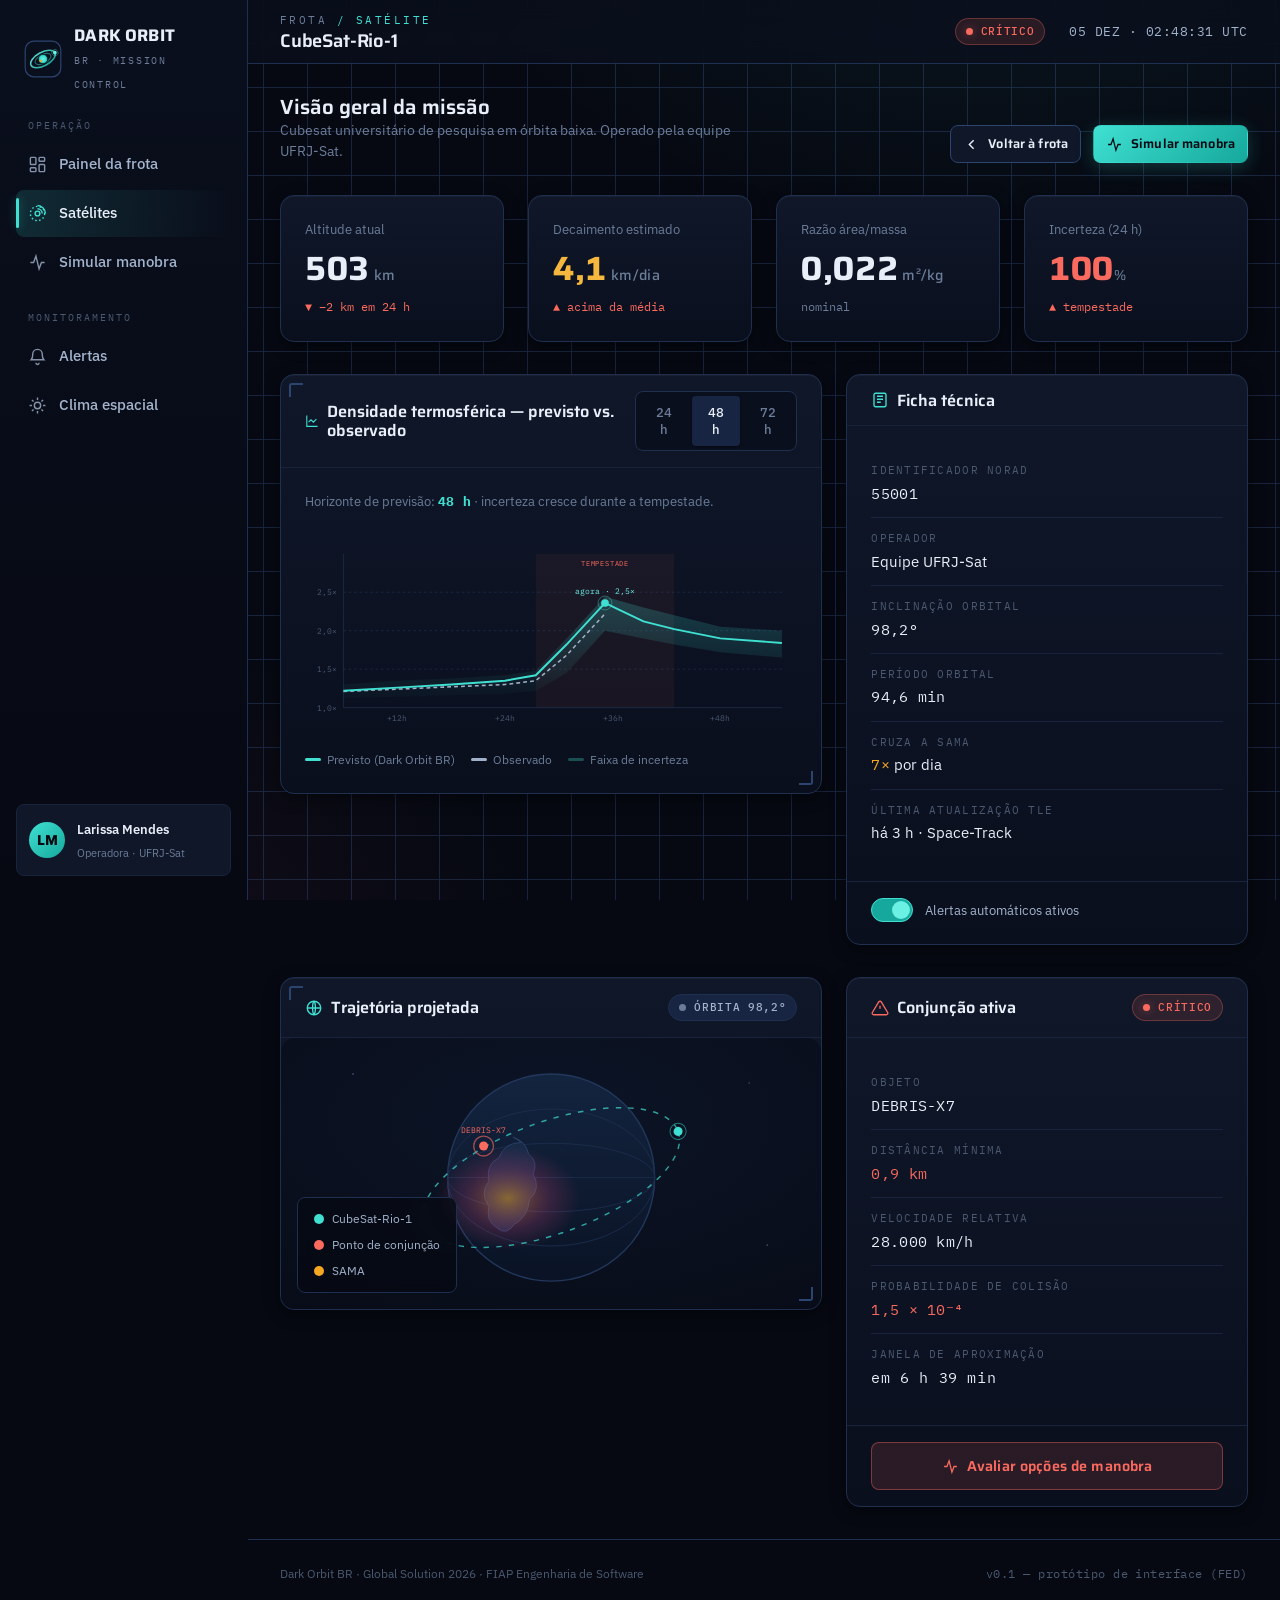
<file: satelite.html>
<!DOCTYPE html>
<html lang="pt-BR">
<head>
  <meta charset="UTF-8">
  <meta name="viewport" content="width=device-width, initial-scale=1.0">
  <meta name="description" content="Detalhe do satélite no Dark Orbit BR: telemetria, previsão de densidade com incerteza, mapa orbital e histórico.">
  <title>CubeSat-Rio-1 · Dark Orbit BR</title>
  <link rel="icon" type="image/svg+xml" href="assets/logo.svg">
  <link rel="preconnect" href="https://fonts.googleapis.com">
  <link rel="preconnect" href="https://fonts.gstatic.com" crossorigin>
  <link href="https://fonts.googleapis.com/css2?family=Saira:wght@500;600;700&family=IBM+Plex+Sans:wght@400;500;600&family=IBM+Plex+Mono:wght@400;500&display=swap" rel="stylesheet">
  <link rel="stylesheet" href="css/style.css">
</head>
<body>
  <a class="skip-link" href="#conteudo">Pular para o conteúdo</a>

  <div class="app">
    <!-- ===================== NAVEGAÇÃO PRIMÁRIA ===================== -->
    <aside class="sidebar">
      <a class="brand" href="index.html" aria-label="Dark Orbit BR — início">
        <img class="brand__mark" src="assets/logo.svg" alt="Logotipo do Dark Orbit BR: um planeta com satélite em órbita">
        <span>
          <span class="brand__name">DARK ORBIT</span><br>
          <span class="brand__sub">BR · Mission Control</span>
        </span>
      </a>
      <nav class="nav" aria-label="Navegação principal">
        <p class="nav__label">Operação</p>
        <ul class="nav__list">
          <li><a class="nav__item" href="index.html"><svg viewBox="0 0 24 24" fill="none" stroke="currentColor" stroke-width="1.8" aria-hidden="true"><rect x="3" y="3" width="7" height="9" rx="1"/><rect x="14" y="3" width="7" height="5" rx="1"/><rect x="14" y="12" width="7" height="9" rx="1"/><rect x="3" y="16" width="7" height="5" rx="1"/></svg><span>Painel da frota</span></a></li>
          <li><a class="nav__item" href="satelite.html" aria-current="page"><svg viewBox="0 0 24 24" fill="none" stroke="currentColor" stroke-width="1.8" aria-hidden="true"><circle cx="12" cy="12" r="3"/><path d="M12 2a10 10 0 0 1 10 10M12 6a6 6 0 0 1 6 6"/><circle cx="12" cy="12" r="9" stroke-dasharray="2 3"/></svg><span>Satélites</span></a></li>
          <li><a class="nav__item" href="manobra.html"><svg viewBox="0 0 24 24" fill="none" stroke="currentColor" stroke-width="1.8" aria-hidden="true"><path d="M3 12h4l3-8 4 16 3-8h4"/></svg><span>Simular manobra</span></a></li>
        </ul>
        <p class="nav__label" style="margin-top:var(--s-5)">Monitoramento</p>
        <ul class="nav__list">
          <li><a class="nav__item" href="index.html#alertas"><svg viewBox="0 0 24 24" fill="none" stroke="currentColor" stroke-width="1.8" aria-hidden="true"><path d="M12 3a6 6 0 0 0-6 6c0 5-2 7-2 7h16s-2-2-2-7a6 6 0 0 0-6-6Z"/><path d="M10 20a2 2 0 0 0 4 0"/></svg><span>Alertas</span></a></li>
          <li><a class="nav__item" href="index.html#clima"><svg viewBox="0 0 24 24" fill="none" stroke="currentColor" stroke-width="1.8" aria-hidden="true"><circle cx="12" cy="12" r="4"/><path d="M12 2v3M12 19v3M2 12h3M19 12h3M5 5l2 2M17 17l2 2M5 19l2-2M17 7l2-2"/></svg><span>Clima espacial</span></a></li>
        </ul>
      </nav>
      <div class="sidebar__foot">
        <div class="userchip">
          <span class="userchip__avatar" aria-hidden="true">LM</span>
          <span><span class="userchip__name">Larissa Mendes</span><br><span class="userchip__role">Operadora · UFRJ-Sat</span></span>
        </div>
      </div>
    </aside>

    <!-- ========================= PRINCIPAL ========================= -->
    <div class="main">
      <header class="topbar">
        <div class="topbar__title">
          <span class="eyebrow"><a href="index.html" style="color:var(--t-low)">Frota</a> / Satélite</span>
          <h1>CubeSat-Rio-1</h1>
        </div>
        <div class="topbar__spacer"></div>
        <div class="topbar__meta">
          <span class="pill pill--crit"><span class="pill__dot" aria-hidden="true"></span>Crítico</span>
          <time class="clock" datetime="2026-05-25T15:30" data-relogio>25 MAI · 15:30 UTC</time>
        </div>
      </header>

      <main class="content" id="conteudo">

        <!-- Cabeçalho do satélite + ações -->
        <section class="section__head rise">
          <div>
            <h2>Visão geral da missão</h2>
            <p>Cubesat universitário de pesquisa em órbita baixa. Operado pela equipe UFRJ-Sat.</p>
          </div>
          <div class="row wrap">
            <a class="btn btn--ghost btn--sm" href="index.html">
              <svg viewBox="0 0 24 24" fill="none" stroke="currentColor" stroke-width="2" aria-hidden="true"><path d="m15 18-6-6 6-6"/></svg>
              Voltar à frota
            </a>
            <a class="btn btn--primary btn--sm" href="manobra.html">
              <svg viewBox="0 0 24 24" fill="none" stroke="currentColor" stroke-width="1.8" aria-hidden="true"><path d="M3 12h4l3-8 4 16 3-8h4"/></svg>
              Simular manobra
            </a>
          </div>
        </section>

        <!-- Ficha técnica (leituras chave) -->
        <section class="grid grid--kpi" aria-label="Parâmetros do satélite">
          <article class="panel kpi rise">
            <span class="kpi__label">Altitude atual</span>
            <div><span class="kpi__value readout">503<small> km</small></span></div>
            <span class="kpi__delta kpi__delta--up">▼ −2 km em 24 h</span>
          </article>
          <article class="panel kpi rise">
            <span class="kpi__label">Decaimento estimado</span>
            <div><span class="kpi__value readout" style="color:var(--st-warn)">4,1<small> km/dia</small></span></div>
            <span class="kpi__delta kpi__delta--up">▲ acima da média</span>
          </article>
          <article class="panel kpi rise">
            <span class="kpi__label">Razão área/massa</span>
            <div><span class="kpi__value readout">0,022<small> m²/kg</small></span></div>
            <span class="kpi__delta kpi__delta--flat">nominal</span>
          </article>
          <article class="panel kpi rise">
            <span class="kpi__label">Incerteza (24 h)</span>
            <div><span class="kpi__value readout" style="color:var(--st-crit)">100<small>%</small></span></div>
            <span class="kpi__delta kpi__delta--up">▲ tempestade</span>
          </article>
        </section>

        <!-- Linha: gráfico de densidade + ficha -->
        <section class="grid grid--detail">
          <!-- Gráfico densidade prevista vs observada -->
          <article class="panel panel--hud rise" aria-labelledby="dens-titulo">
            <div class="panel__head">
              <h3 id="dens-titulo">
                <svg viewBox="0 0 24 24" width="18" height="18" fill="none" stroke="var(--signal)" stroke-width="1.8" aria-hidden="true"><path d="M3 3v18h18"/><path d="M19 9l-5 5-4-4-4 4"/></svg>
                Densidade termosférica — previsto vs. observado
              </h3>
              <div class="tabs" role="tablist" aria-label="Horizonte de previsão" id="abas-horizonte">
                <button class="tab" role="tab" aria-selected="false" data-horizonte="24">24 h</button>
                <button class="tab" role="tab" aria-selected="true" data-horizonte="48">48 h</button>
                <button class="tab" role="tab" aria-selected="false" data-horizonte="72">72 h</button>
              </div>
            </div>
            <div class="panel__body">
              <p class="muted" id="legenda-horizonte" style="font-size:0.8rem;margin-bottom:var(--s-3)">Horizonte de previsão: <strong class="readout" style="color:var(--signal)">48 h</strong> · incerteza cresce durante a tempestade.</p>
              <svg class="chart" viewBox="0 0 640 280" role="img" aria-label="Gráfico de linha comparando densidade termosférica observada e prevista ao longo de 48 horas, com faixa de incerteza ampliando durante a tempestade. A densidade sobe acentuadamente no período da tempestade.">
                <defs>
                  <linearGradient id="band" x1="0" y1="0" x2="0" y2="1">
                    <stop offset="0" stop-color="#3fe0d2" stop-opacity="0.22"/>
                    <stop offset="1" stop-color="#3fe0d2" stop-opacity="0.02"/>
                  </linearGradient>
                </defs>
                <!-- grade -->
                <g stroke="#1c2e4d" stroke-width="1">
                  <line x1="50" y1="40" x2="50" y2="240"/>
                  <line x1="50" y1="240" x2="620" y2="240"/>
                  <line x1="50" y1="190" x2="620" y2="190" stroke-dasharray="3 4"/>
                  <line x1="50" y1="140" x2="620" y2="140" stroke-dasharray="3 4"/>
                  <line x1="50" y1="90" x2="620" y2="90" stroke-dasharray="3 4"/>
                </g>
                <!-- rótulos eixo Y -->
                <g fill="#4a5970" font-family="IBM Plex Mono, monospace" font-size="10" text-anchor="end">
                  <text x="42" y="244">1,0×</text>
                  <text x="42" y="194">1,5×</text>
                  <text x="42" y="144">2,0×</text>
                  <text x="42" y="94">2,5×</text>
                </g>
                <!-- rótulos eixo X -->
                <g fill="#4a5970" font-family="IBM Plex Mono, monospace" font-size="10" text-anchor="middle">
                  <text x="120" y="258">+12h</text>
                  <text x="260" y="258">+24h</text>
                  <text x="400" y="258">+36h</text>
                  <text x="540" y="258">+48h</text>
                </g>
                <!-- zona de tempestade -->
                <rect x="300" y="40" width="180" height="200" fill="#fb6a5e" opacity="0.06"/>
                <text x="390" y="56" text-anchor="middle" fill="#fb6a5e" font-family="IBM Plex Mono, monospace" font-size="9" letter-spacing="1">TEMPESTADE</text>
                <!-- faixa de incerteza (ensemble) -->
                <path d="M50 210 L120 205 L190 202 L260 198 L300 192 L340 150 L390 96 L440 110 L480 120 L540 135 L620 140
                         L620 175 L540 168 L480 158 L440 150 L390 140 L340 195 L300 218 L260 222 L190 224 L120 226 L50 228 Z"
                      fill="url(#band)"/>
                <!-- linha observada -->
                <polyline fill="none" stroke="#9fb0c8" stroke-width="2" stroke-dasharray="5 4"
                          points="50,219 120,216 190,213 260,210 300,205 340,172 390,118"/>
                <!-- linha prevista (modelo Dark Orbit) -->
                <polyline fill="none" stroke="#3fe0d2" stroke-width="2.5"
                          points="50,218 120,214 190,210 260,205 300,198 340,158 390,104 440,128 480,138 540,150 620,156"/>
                <!-- ponto atual -->
                <circle cx="390" cy="104" r="5" fill="#3fe0d2"/>
                <circle cx="390" cy="104" r="9" fill="none" stroke="#3fe0d2" stroke-width="1" opacity="0.5"/>
                <text x="390" y="92" text-anchor="middle" fill="#6bf0e4" font-family="IBM Plex Mono, monospace" font-size="10" id="chart-agora">agora · 2,5×</text>
              </svg>
              <div class="chart-caption">
                <span><span class="chart-key" style="background:#3fe0d2" aria-hidden="true"></span> Previsto (Dark Orbit BR)</span>
                <span><span class="chart-key" style="background:#9fb0c8" aria-hidden="true"></span> Observado</span>
                <span><span class="chart-key" style="background:rgba(63,224,210,.3)" aria-hidden="true"></span> Faixa de incerteza</span>
              </div>
            </div>
          </article>

          <!-- Ficha técnica detalhada -->
          <article class="panel rise" aria-labelledby="ficha-titulo">
            <div class="panel__head">
              <h3 id="ficha-titulo">
                <svg viewBox="0 0 24 24" width="18" height="18" fill="none" stroke="var(--signal)" stroke-width="1.8" aria-hidden="true"><rect x="4" y="3" width="16" height="18" rx="2"/><path d="M8 7h8M8 11h8M8 15h5"/></svg>
                Ficha técnica
              </h3>
            </div>
            <div class="panel__body">
              <div class="stack">
                <div class="kv"><span class="kv__k">Identificador NORAD</span><span class="kv__v readout">55001</span></div>
                <div class="kv"><span class="kv__k">Operador</span><span class="kv__v">Equipe UFRJ-Sat</span></div>
                <div class="kv"><span class="kv__k">Inclinação orbital</span><span class="kv__v readout">98,2°</span></div>
                <div class="kv"><span class="kv__k">Período orbital</span><span class="kv__v readout">94,6 min</span></div>
                <div class="kv"><span class="kv__k">Cruza a SAMA</span><span class="kv__v"><span class="readout" style="color:var(--sama-core)">7×</span> por dia</span></div>
                <div class="kv"><span class="kv__k">Última atualização TLE</span><span class="kv__v">há 3 h · Space-Track</span></div>
              </div>
            </div>
            <div class="panel__foot">
              <button class="switch switch--on" id="switch-alertas" type="button" role="switch" aria-checked="true">
                <span class="switch__track" aria-hidden="true"></span>
                <span class="switch__label" id="switch-alertas-label">Alertas automáticos ativos</span>
              </button>
            </div>
          </article>
        </section>

        <!-- Conjunção ativa + mapa -->
        <section class="grid grid--detail">
          <!-- Mapa orbital do satélite -->
          <article class="panel panel--hud rise" aria-labelledby="orb-titulo">
            <div class="panel__head">
              <h3 id="orb-titulo">
                <svg viewBox="0 0 24 24" width="18" height="18" fill="none" stroke="var(--signal)" stroke-width="1.8" aria-hidden="true"><circle cx="12" cy="12" r="9"/><path d="M3 12h18M12 3c2.5 2.5 2.5 15 0 18M12 3c-2.5 2.5-2.5 15 0 18"/></svg>
                Trajetória projetada
              </h3>
              <span class="pill pill--neutral"><span class="pill__dot" aria-hidden="true"></span>órbita 98,2°</span>
            </div>
            <div class="orbital">
              <svg viewBox="0 0 600 300" role="img" aria-label="Trajetória do CubeSat-Rio-1 projetada sobre o globo, com ponto de aproximação de detrito destacado em vermelho próximo à região da SAMA.">
                <defs>
                  <radialGradient id="sama2" cx="50%" cy="50%" r="50%">
                    <stop offset="0" stop-color="#f5a623" stop-opacity="0.5"/>
                    <stop offset="0.6" stop-color="#d6457f" stop-opacity="0.2"/>
                    <stop offset="1" stop-color="#d6457f" stop-opacity="0"/>
                  </radialGradient>
                  <linearGradient id="globe2" x1="0" y1="0" x2="0" y2="1">
                    <stop offset="0" stop-color="#13243f"/><stop offset="1" stop-color="#0a1325"/>
                  </linearGradient>
                </defs>
                <g fill="#3a4a6a"><circle cx="80" cy="40" r="1"/><circle cx="520" cy="50" r="0.9"/><circle cx="540" cy="230" r="1"/><circle cx="60" cy="220" r="0.8"/></g>
                <circle cx="300" cy="155" r="115" fill="url(#globe2)" stroke="#22375c" stroke-width="1.5"/>
                <g fill="none" stroke="#1c2e4d" stroke-width="1">
                  <ellipse cx="300" cy="155" rx="115" ry="38"/>
                  <ellipse cx="300" cy="155" rx="115" ry="76"/>
                  <line x1="185" y1="155" x2="415" y2="155"/>
                </g>
                <path d="M258 110 q14 5 17 19 q11 8 5 22 q9 17 -4 28 q-2 20 -17 28 q-9 13 -19 4 q-13 -8 -9 -24 q-11 -15 0 -28 q-4 -19 11 -26 q6 -17 25 -17 Z" fill="#1a2c49" stroke="#2c4470" stroke-width="1.1" opacity="0.9"/>
                <ellipse cx="252" cy="178" rx="80" ry="58" fill="url(#sama2)"/>
                <!-- órbita do satélite -->
                <ellipse class="orbit-path-anim" cx="300" cy="155" rx="150" ry="62" fill="none" stroke="#3fe0d2" stroke-width="1.6" stroke-opacity="0.7" transform="rotate(-20 300 155)"/>
                <!-- satélite -->
                <g transform="rotate(-20 300 155)"><circle cx="450" cy="155" r="5" fill="#3fe0d2"/><circle cx="450" cy="155" r="9" fill="none" stroke="#3fe0d2" stroke-width="1" opacity="0.5"/></g>
                <!-- ponto de conjunção -->
                <g>
                  <circle cx="225" cy="120" r="5" fill="#fb6a5e"/>
                  <circle cx="225" cy="120" r="11" fill="none" stroke="#fb6a5e" stroke-width="1.5" opacity="0.6"/>
                  <text x="225" y="106" text-anchor="middle" fill="#fb6a5e" font-family="IBM Plex Mono, monospace" font-size="9">DEBRIS-X7</text>
                </g>
              </svg>
              <ul class="orbital__legend">
                <li><span class="legend-swatch" style="background:#3fe0d2" aria-hidden="true"></span> CubeSat-Rio-1</li>
                <li><span class="legend-swatch" style="background:#fb6a5e" aria-hidden="true"></span> Ponto de conjunção</li>
                <li><span class="legend-swatch" style="background:#f5a623" aria-hidden="true"></span> SAMA</li>
              </ul>
            </div>
          </article>

          <!-- Conjunção ativa -->
          <article class="panel rise" aria-labelledby="conj-titulo">
            <div class="panel__head">
              <h3 id="conj-titulo">
                <svg viewBox="0 0 24 24" width="18" height="18" fill="none" stroke="var(--st-crit)" stroke-width="1.8" aria-hidden="true"><path d="M12 9v4M12 17h.01"/><path d="M10.3 3.9 1.8 18a2 2 0 0 0 1.7 3h17a2 2 0 0 0 1.7-3L13.7 3.9a2 2 0 0 0-3.4 0Z"/></svg>
                Conjunção ativa
              </h3>
              <span class="pill pill--crit"><span class="pill__dot" aria-hidden="true"></span>Crítico</span>
            </div>
            <div class="panel__body">
              <div class="stack">
                <div class="kv"><span class="kv__k">Objeto</span><span class="kv__v readout">DEBRIS-X7</span></div>
                <div class="kv"><span class="kv__k">Distância mínima</span><span class="kv__v"><span class="readout" style="color:var(--st-crit)">0,9 km</span></span></div>
                <div class="kv"><span class="kv__k">Velocidade relativa</span><span class="kv__v readout">28.000 km/h</span></div>
                <div class="kv"><span class="kv__k">Probabilidade de colisão</span><span class="kv__v"><span class="readout" style="color:var(--st-crit)">1,5 × 10⁻⁴</span></span></div>
                <div class="kv"><span class="kv__k">Janela de aproximação</span><span class="kv__v"><span class="countdown" id="contador-conj" data-segundos="24000">em 6 h 40 min</span></span></div>
              </div>
            </div>
            <div class="panel__foot">
              <a class="btn btn--danger btn--block" href="manobra.html">
                <svg viewBox="0 0 24 24" fill="none" stroke="currentColor" stroke-width="1.8" aria-hidden="true"><path d="M3 12h4l3-8 4 16 3-8h4"/></svg>
                Avaliar opções de manobra
              </a>
            </div>
          </article>
        </section>
      </main>

      <footer class="footer">
        <span>Dark Orbit BR · Global Solution 2026 · FIAP Engenharia de Software</span>
        <span class="footer__tag">v0.1 — protótipo de interface (FED)</span>
      </footer>
    </div>
  </div>

  <!-- Navegação inferior (mobile) -->
  <nav class="mobnav" aria-label="Navegação principal (mobile)">
    <a class="mobnav__item" href="index.html"><svg viewBox="0 0 24 24" fill="none" stroke="currentColor" stroke-width="1.8" aria-hidden="true"><rect x="3" y="3" width="7" height="9" rx="1"/><rect x="14" y="3" width="7" height="5" rx="1"/><rect x="14" y="12" width="7" height="9" rx="1"/><rect x="3" y="16" width="7" height="5" rx="1"/></svg>Painel</a>
    <a class="mobnav__item" href="satelite.html" aria-current="page"><svg viewBox="0 0 24 24" fill="none" stroke="currentColor" stroke-width="1.8" aria-hidden="true"><circle cx="12" cy="12" r="3"/><circle cx="12" cy="12" r="9" stroke-dasharray="2 3"/></svg>Satélites</a>
    <a class="mobnav__item" href="manobra.html"><svg viewBox="0 0 24 24" fill="none" stroke="currentColor" stroke-width="1.8" aria-hidden="true"><path d="M3 12h4l3-8 4 16 3-8h4"/></svg>Manobra</a>
    <a class="mobnav__item" href="index.html#alertas"><svg viewBox="0 0 24 24" fill="none" stroke="currentColor" stroke-width="1.8" aria-hidden="true"><path d="M12 3a6 6 0 0 0-6 6c0 5-2 7-2 7h16s-2-2-2-7a6 6 0 0 0-6-6Z"/><path d="M10 20a2 2 0 0 0 4 0"/></svg>Alertas</a>
  </nav>

  <script src="js/app.js"></script>
  <script src="js/satelite.js"></script>
</body>
</html>
</file>
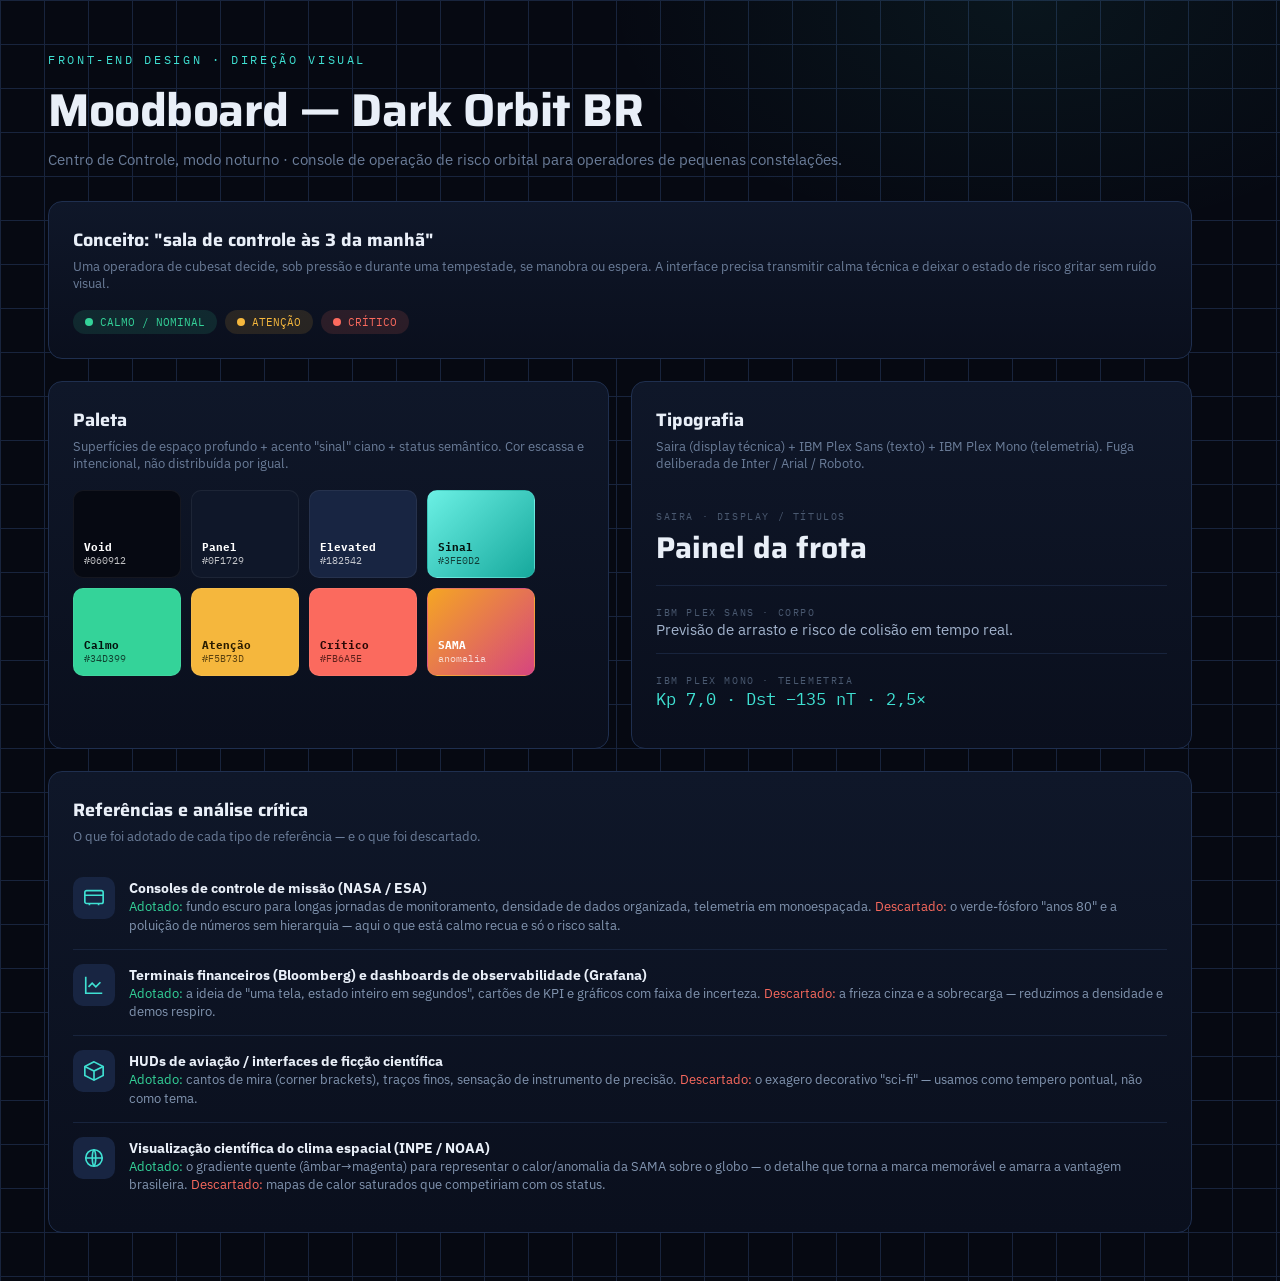
<file: assets/moodboard.html>
<!DOCTYPE html>
<html lang="pt-BR">
<head>
  <meta charset="UTF-8">
  <title>Moodboard · Dark Orbit BR</title>
  <link rel="preconnect" href="https://fonts.googleapis.com">
  <link rel="preconnect" href="https://fonts.gstatic.com" crossorigin>
  <link href="https://fonts.googleapis.com/css2?family=Saira:wght@500;600;700;800&family=IBM+Plex+Sans:wght@400;500;600&family=IBM+Plex+Mono:wght@400;500&display=swap" rel="stylesheet">
  <style>
    * { margin:0; padding:0; box-sizing:border-box; }
    body {
      width: 1240px; background:#060912; color:#a3b4cd;
      font-family:"IBM Plex Sans",sans-serif; padding:48px;
      background-image:
        radial-gradient(700px 400px at 80% 0%, rgba(63,224,210,.06), transparent 60%),
        linear-gradient(#18243d 1px,transparent 1px),
        linear-gradient(90deg,#18243d 1px,transparent 1px);
      background-size:100% 100%,44px 44px,44px 44px;
    }
    .mono { font-family:"IBM Plex Mono",monospace; }
    .display { font-family:"Saira",sans-serif; }
    .eyebrow { font-family:"IBM Plex Mono",monospace; font-size:12px; letter-spacing:.22em; text-transform:uppercase; color:#3fe0d2; }
    h1 { font-family:"Saira",sans-serif; font-size:46px; color:#e9eff8; font-weight:700; letter-spacing:-.01em; margin:6px 0 4px; }
    .sub { color:#6b7d99; font-size:15px; }
    .grid { display:grid; grid-template-columns:1fr 1fr; gap:22px; margin-top:32px; }
    .card { background:linear-gradient(180deg,#0f1729,#0a0f1d); border:1px solid #1f2f4f; border-radius:14px; padding:24px; }
    .card.full { grid-column:1 / 3; }
    .card h2 { font-family:"Saira",sans-serif; color:#e9eff8; font-size:18px; margin-bottom:4px; }
    .card .note { font-size:13px; color:#6b7d99; margin-bottom:18px; }
    /* swatches */
    .swatches { display:flex; gap:10px; flex-wrap:wrap; }
    .sw { width:108px; height:88px; border-radius:10px; border:1px solid rgba(255,255,255,.06); display:flex; flex-direction:column; justify-content:flex-end; padding:10px; }
    .sw b { font-family:"IBM Plex Mono",monospace; font-size:11px; color:#fff; }
    .sw span { font-family:"IBM Plex Mono",monospace; font-size:10px; opacity:.75; color:#fff; }
    /* type specimens */
    .spec { border-bottom:1px solid #18243d; padding:14px 0; }
    .spec:last-child { border-bottom:none; }
    .spec small { font-family:"IBM Plex Mono",monospace; font-size:10px; letter-spacing:.16em; color:#4a5970; text-transform:uppercase; }
    /* references */
    .ref { display:flex; gap:14px; padding:14px 0; border-bottom:1px solid #18243d; }
    .ref:last-child { border-bottom:none; }
    .ref__icon { width:42px; height:42px; border-radius:10px; flex:none; display:grid; place-items:center; background:#182542; color:#3fe0d2; }
    .ref__icon svg { width:22px; height:22px; }
    .ref b { color:#e9eff8; font-size:14px; }
    .ref p { font-size:12.5px; color:#8295b0; line-height:1.5; }
    .ref .keep { color:#34d399; } .ref .drop { color:#fb6a5e; }
    .tag { display:inline-block; font-family:"IBM Plex Mono",monospace; font-size:10px; padding:3px 9px; border-radius:999px; background:#182542; color:#a3b4cd; margin:3px 4px 0 0; border:1px solid #1f2f4f; }
    .pillrow { display:flex; gap:8px; margin-top:8px; }
    .pill { font-family:"IBM Plex Mono",monospace; font-size:11px; padding:5px 12px; border-radius:999px; display:flex; align-items:center; gap:7px; }
    .dot { width:8px; height:8px; border-radius:50%; }
  </style>
</head>
<body>
  <span class="eyebrow">Front-End Design · Direção Visual</span>
  <h1>Moodboard — Dark Orbit BR</h1>
  <p class="sub">Centro de Controle, modo noturno · console de operação de risco orbital para operadores de pequenas constelações.</p>

  <div class="grid">
    <!-- Conceito -->
    <div class="card full">
      <h2>Conceito: "sala de controle às 3 da manhã"</h2>
      <p class="note">Uma operadora de cubesat decide, sob pressão e durante uma tempestade, se manobra ou espera. A interface precisa transmitir calma técnica e deixar o estado de risco gritar sem ruído visual.</p>
      <div class="pillrow">
        <span class="pill" style="background:rgba(52,211,153,.12);color:#34d399"><span class="dot" style="background:#34d399"></span>CALMO / NOMINAL</span>
        <span class="pill" style="background:rgba(245,183,61,.12);color:#f5b73d"><span class="dot" style="background:#f5b73d"></span>ATENÇÃO</span>
        <span class="pill" style="background:rgba(251,106,94,.13);color:#fb6a5e"><span class="dot" style="background:#fb6a5e"></span>CRÍTICO</span>
      </div>
    </div>

    <!-- Paleta -->
    <div class="card">
      <h2>Paleta</h2>
      <p class="note">Superfícies de espaço profundo + acento "sinal" ciano + status semântico. Cor escassa e intencional, não distribuída por igual.</p>
      <div class="swatches">
        <div class="sw" style="background:#060912"><b>Void</b><span>#060912</span></div>
        <div class="sw" style="background:#0f1729"><b>Panel</b><span>#0F1729</span></div>
        <div class="sw" style="background:#182542"><b>Elevated</b><span>#182542</span></div>
        <div class="sw" style="background:linear-gradient(135deg,#6bf0e4,#16a89c)"><b style="color:#04130f">Sinal</b><span style="color:#04130f">#3FE0D2</span></div>
        <div class="sw" style="background:#34d399"><b style="color:#04130f">Calmo</b><span style="color:#04130f">#34D399</span></div>
        <div class="sw" style="background:#f5b73d"><b style="color:#2a1c00">Atenção</b><span style="color:#2a1c00">#F5B73D</span></div>
        <div class="sw" style="background:#fb6a5e"><b style="color:#2a0805">Crítico</b><span style="color:#2a0805">#FB6A5E</span></div>
        <div class="sw" style="background:linear-gradient(135deg,#f5a623,#d6457f)"><b>SAMA</b><span>anomalia</span></div>
      </div>
    </div>

    <!-- Tipografia -->
    <div class="card">
      <h2>Tipografia</h2>
      <p class="note">Saira (display técnica) + IBM Plex Sans (texto) + IBM Plex Mono (telemetria). Fuga deliberada de Inter / Arial / Roboto.</p>
      <div class="spec">
        <small>Saira · Display / títulos</small>
        <div class="display" style="font-size:30px;color:#e9eff8;font-weight:700;">Painel da frota</div>
      </div>
      <div class="spec">
        <small>IBM Plex Sans · Corpo</small>
        <div style="font-size:15px;color:#a3b4cd;">Previsão de arrasto e risco de colisão em tempo real.</div>
      </div>
      <div class="spec">
        <small>IBM Plex Mono · Telemetria</small>
        <div class="mono" style="font-size:17px;color:#3fe0d2;">Kp 7,0 · Dst −135 nT · 2,5×</div>
      </div>
    </div>

    <!-- Referências -->
    <div class="card full">
      <h2>Referências e análise crítica</h2>
      <p class="note">O que foi adotado de cada tipo de referência — e o que foi descartado.</p>

      <div class="ref">
        <span class="ref__icon"><svg viewBox="0 0 24 24" fill="none" stroke="currentColor" stroke-width="1.8"><rect x="2" y="4" width="20" height="14" rx="2"/><path d="M2 9h20M7 18v2M17 18v2"/></svg></span>
        <div>
          <b>Consoles de controle de missão (NASA / ESA)</b>
          <p><span class="keep">Adotado:</span> fundo escuro para longas jornadas de monitoramento, densidade de dados organizada, telemetria em monoespaçada. <span class="drop">Descartado:</span> o verde-fósforo "anos 80" e a poluição de números sem hierarquia — aqui o que está calmo recua e só o risco salta.</p>
        </div>
      </div>

      <div class="ref">
        <span class="ref__icon"><svg viewBox="0 0 24 24" fill="none" stroke="currentColor" stroke-width="1.8"><path d="M3 3v18h18"/><path d="M19 9l-5 5-4-4-4 4"/></svg></span>
        <div>
          <b>Terminais financeiros (Bloomberg) e dashboards de observabilidade (Grafana)</b>
          <p><span class="keep">Adotado:</span> a ideia de "uma tela, estado inteiro em segundos", cartões de KPI e gráficos com faixa de incerteza. <span class="drop">Descartado:</span> a frieza cinza e a sobrecarga — reduzimos a densidade e demos respiro.</p>
        </div>
      </div>

      <div class="ref">
        <span class="ref__icon"><svg viewBox="0 0 24 24" fill="none" stroke="currentColor" stroke-width="1.8"><path d="M12 2 2 7v10l10 5 10-5V7L12 2Z"/><path d="m2 7 10 5 10-5M12 22V12"/></svg></span>
        <div>
          <b>HUDs de aviação / interfaces de ficção científica</b>
          <p><span class="keep">Adotado:</span> cantos de mira (corner brackets), traços finos, sensação de instrumento de precisão. <span class="drop">Descartado:</span> o exagero decorativo "sci-fi" — usamos como tempero pontual, não como tema.</p>
        </div>
      </div>

      <div class="ref">
        <span class="ref__icon"><svg viewBox="0 0 24 24" fill="none" stroke="currentColor" stroke-width="1.8"><circle cx="12" cy="12" r="9"/><path d="M3 12h18M12 3c2.5 2.5 2.5 15 0 18M12 3c-2.5 2.5-2.5 15 0 18"/></svg></span>
        <div>
          <b>Visualização científica do clima espacial (INPE / NOAA)</b>
          <p><span class="keep">Adotado:</span> o gradiente quente (âmbar→magenta) para representar o calor/anomalia da SAMA sobre o globo — o detalhe que torna a marca memorável e amarra a vantagem brasileira. <span class="drop">Descartado:</span> mapas de calor saturados que competiriam com os status.</p>
        </div>
      </div>
    </div>
  </div>
</body>
</html>
</file>
<file: css/style.css>
/* =====================================================================
   DARK ORBIT BR — Sistema de Design
   FED (Front-End Design) · Global Solution 2026 · FIAP
   Tema: Centro de Controle, modo noturno.
   Estrutura do arquivo:
     1. Tokens (variáveis de design)
     2. Reset e base
     3. Tipografia
     4. Layout (shell, sidebar, topbar, grid, footer)
     5. Componentes (cards, status, telemetria, tabelas, botões,
        formulários, alertas, mapa orbital, timeline)
     6. Utilitários
     7. Animações
     8. Responsividade (breakpoints)
   ===================================================================== */

/* ============================ 1. TOKENS ============================= */
:root {
  /* --- Cor: superfícies (espaço profundo) --- */
  --c-void:      #060912;
  --c-deep:      #0a0f1d;
  --c-panel:     #0f1729;
  --c-panel-2:   #131d33;
  --c-elevated:  #182542;
  --c-line:      #1f2f4f;
  --c-line-soft: #18243d;
  --c-line-glow: #2c4470;

  /* --- Cor: texto --- */
  --t-hi:   #e9eff8;
  --t-mid:  #a3b4cd;
  --t-low:  #6b7d99;
  --t-dim:  #4a5970;

  /* --- Cor: acento "sinal" (telemetria, ciano) --- */
  --signal:        #3fe0d2;
  --signal-bright: #6bf0e4;
  --signal-deep:   #16a89c;
  --signal-glow:   rgba(63, 224, 210, 0.35);

  /* --- Cor: status semântico --- */
  --st-calm:    #34d399;   /* calmo / nominal */
  --st-calm-bg: rgba(52, 211, 153, 0.12);
  --st-warn:    #f5b73d;   /* atenção */
  --st-warn-bg: rgba(245, 183, 61, 0.12);
  --st-crit:    #fb6a5e;   /* crítico */
  --st-crit-bg: rgba(251, 106, 94, 0.13);
  --st-crit-glow: rgba(251, 106, 94, 0.4);

  /* --- Cor: anomalia SAMA (calor atmosférico, âmbar→magenta) --- */
  --sama-core: #f5a623;
  --sama-edge: #d6457f;

  /* --- Tipografia --- */
  --f-display: "Saira", "Saira Fallback", system-ui, sans-serif;
  --f-body:    "IBM Plex Sans", "Segoe UI", system-ui, sans-serif;
  --f-mono:    "IBM Plex Mono", "SFMono-Regular", Consolas, monospace;

  /* --- Escala de espaçamento (base 4px) --- */
  --s-1: 0.25rem; --s-2: 0.5rem;  --s-3: 0.75rem; --s-4: 1rem;
  --s-5: 1.5rem;  --s-6: 2rem;    --s-7: 3rem;    --s-8: 4rem;

  /* --- Raio --- */
  --r-sm: 4px; --r-md: 8px; --r-lg: 14px; --r-pill: 999px;

  /* --- Sombra e profundidade --- */
  --sh-1: 0 1px 2px rgba(0,0,0,.4);
  --sh-2: 0 4px 16px rgba(0,0,0,.45);
  --sh-3: 0 12px 40px rgba(0,0,0,.55);
  --sh-inset: inset 0 1px 0 rgba(255,255,255,.04);

  /* --- Layout --- */
  --rail: 248px;          /* largura da sidebar */
  --topbar-h: 64px;
  --maxw: 1440px;
}

/* ========================= 2. RESET / BASE ========================= */
*, *::before, *::after { box-sizing: border-box; margin: 0; padding: 0; }

html { scroll-behavior: smooth; -webkit-text-size-adjust: 100%; }

body {
  font-family: var(--f-body);
  font-size: 15px;
  line-height: 1.55;
  color: var(--t-mid);
  background-color: var(--c-void);
  /* atmosfera: malha de gradientes + grade técnica sutil */
  background-image:
    radial-gradient(900px 500px at 78% -8%, rgba(63,224,210,.07), transparent 60%),
    radial-gradient(700px 600px at 12% 108%, rgba(214,69,127,.06), transparent 55%),
    linear-gradient(var(--c-line-soft) 1px, transparent 1px),
    linear-gradient(90deg, var(--c-line-soft) 1px, transparent 1px);
  background-size: 100% 100%, 100% 100%, 44px 44px, 44px 44px;
  background-position: 0 0, 0 0, -1px -1px, -1px -1px;
  background-attachment: fixed;
  -webkit-font-smoothing: antialiased;
  text-rendering: optimizeLegibility;
  min-height: 100vh;
}

img, svg { display: block; max-width: 100%; }
a { color: inherit; text-decoration: none; }
button { font-family: inherit; cursor: pointer; border: none; background: none; color: inherit; }
ul { list-style: none; }

/* Foco visível e consistente (acessibilidade / navegação por teclado) */
:focus-visible {
  outline: 2px solid var(--signal);
  outline-offset: 2px;
  border-radius: var(--r-sm);
}

::selection { background: var(--signal-glow); color: var(--t-hi); }

/* Scrollbar temática */
::-webkit-scrollbar { width: 10px; height: 10px; }
::-webkit-scrollbar-track { background: var(--c-deep); }
::-webkit-scrollbar-thumb { background: var(--c-line); border-radius: var(--r-pill); border: 2px solid var(--c-deep); }
::-webkit-scrollbar-thumb:hover { background: var(--c-line-glow); }

/* Salto para conteúdo (acessibilidade) */
.skip-link {
  position: absolute; left: var(--s-4); top: -120px;
  z-index: 100; padding: var(--s-2) var(--s-4);
  background: var(--signal); color: var(--c-void);
  font-weight: 600; border-radius: var(--r-md);
  transition: top .2s ease;
}
.skip-link:focus { top: var(--s-4); }

/* ========================== 3. TIPOGRAFIA ========================== */
h1, h2, h3, h4 { font-family: var(--f-display); color: var(--t-hi); line-height: 1.15; font-weight: 600; }
h1 { font-size: clamp(1.5rem, 2.2vw, 2.1rem); letter-spacing: -0.01em; }
h2 { font-size: clamp(1.15rem, 1.6vw, 1.4rem); }
h3 { font-size: 1.02rem; font-weight: 600; }
h4 { font-size: 0.86rem; font-weight: 600; }

.eyebrow {
  font-family: var(--f-mono);
  font-size: 0.7rem;
  letter-spacing: 0.22em;
  text-transform: uppercase;
  color: var(--signal);
}
.muted { color: var(--t-low); }
.dim   { color: var(--t-dim); }

/* Leitura de telemetria em monoespaçada */
.readout {
  font-family: var(--f-mono);
  font-variant-numeric: tabular-nums;
  letter-spacing: 0.02em;
}

/* ============================ 4. LAYOUT ============================ */
.app {
  display: grid;
  grid-template-columns: var(--rail) 1fr;
  min-height: 100vh;
}

/* --- Sidebar (navegação primária) --- */
.sidebar {
  position: sticky; top: 0; align-self: start;
  height: 100vh;
  display: flex; flex-direction: column;
  gap: var(--s-5);
  padding: var(--s-5) var(--s-4);
  background: linear-gradient(180deg, var(--c-deep), var(--c-void));
  border-right: 1px solid var(--c-line);
  z-index: 30;
}
.brand { display: flex; align-items: center; gap: var(--s-3); padding: 0 var(--s-2); }
.brand__mark { width: 38px; height: 38px; flex: none; }
.brand__name { font-family: var(--f-display); font-weight: 700; font-size: 1.05rem; color: var(--t-hi); letter-spacing: 0.02em; line-height: 1; }
.brand__sub  { font-family: var(--f-mono); font-size: 0.6rem; letter-spacing: 0.18em; color: var(--t-low); text-transform: uppercase; }

.nav__label {
  font-family: var(--f-mono); font-size: 0.62rem; letter-spacing: 0.2em;
  text-transform: uppercase; color: var(--t-dim);
  padding: 0 var(--s-3); margin-bottom: var(--s-2);
}
.nav__list { display: flex; flex-direction: column; gap: 2px; }
.nav__item {
  display: flex; align-items: center; gap: var(--s-3);
  padding: var(--s-3); border-radius: var(--r-md);
  color: var(--t-mid); font-size: 0.92rem; font-weight: 500;
  position: relative; transition: background .15s ease, color .15s ease;
}
.nav__item svg { width: 19px; height: 19px; flex: none; opacity: .8; }
.nav__item:hover { background: var(--c-panel); color: var(--t-hi); }
.nav__item[aria-current="page"] {
  background: linear-gradient(90deg, rgba(63,224,210,.14), transparent);
  color: var(--t-hi);
}
.nav__item[aria-current="page"]::before {
  content: ""; position: absolute; left: 0; top: 18%; bottom: 18%;
  width: 3px; border-radius: var(--r-pill);
  background: var(--signal); box-shadow: 0 0 10px var(--signal-glow);
}
.nav__item[aria-current="page"] svg { opacity: 1; color: var(--signal); }

.sidebar__foot { margin-top: auto; }

/* Cartão de usuário (persona) */
.userchip {
  display: flex; align-items: center; gap: var(--s-3);
  padding: var(--s-3); border-radius: var(--r-md);
  background: var(--c-panel); border: 1px solid var(--c-line-soft);
}
.userchip__avatar {
  width: 36px; height: 36px; border-radius: var(--r-pill); flex: none;
  display: grid; place-items: center;
  font-family: var(--f-display); font-weight: 700; font-size: 0.9rem;
  color: var(--c-void); background: linear-gradient(135deg, var(--signal), var(--signal-deep));
}
.userchip__name { font-size: 0.82rem; color: var(--t-hi); font-weight: 600; line-height: 1.2; }
.userchip__role { font-size: 0.7rem; color: var(--t-low); }

/* --- Coluna principal --- */
.main { display: flex; flex-direction: column; min-width: 0; }

/* --- Topbar --- */
.topbar {
  position: sticky; top: 0; z-index: 20;
  height: var(--topbar-h);
  display: flex; align-items: center; gap: var(--s-4);
  padding: 0 var(--s-6);
  background: rgba(10,15,29,.82);
  backdrop-filter: blur(12px);
  border-bottom: 1px solid var(--c-line);
}
.topbar__title { display: flex; flex-direction: column; gap: 1px; min-width: 0; }
.topbar__title h1 { font-size: 1.15rem; }
.topbar__spacer { flex: 1; }
.topbar__meta { display: flex; align-items: center; gap: var(--s-5); }

/* Indicador de conexão "ao vivo" */
.live {
  display: inline-flex; align-items: center; gap: var(--s-2);
  font-family: var(--f-mono); font-size: 0.72rem; letter-spacing: 0.06em;
  color: var(--st-calm);
}
.live__dot {
  width: 8px; height: 8px; border-radius: 50%;
  background: var(--st-calm); box-shadow: 0 0 0 0 rgba(52,211,153,.5);
  animation: pulse 2.4s infinite;
}
.clock { font-family: var(--f-mono); font-size: 0.8rem; color: var(--t-mid); letter-spacing: 0.04em; }

/* --- Área de conteúdo --- */
.content { padding: var(--s-6); max-width: var(--maxw); width: 100%; margin: 0 auto; }
.content > * + * { margin-top: var(--s-6); }

.section__head {
  display: flex; align-items: flex-end; justify-content: space-between;
  gap: var(--s-4); margin-bottom: var(--s-4); flex-wrap: wrap;
}
.section__head p { font-size: 0.88rem; color: var(--t-low); max-width: 60ch; }

/* Grades reutilizáveis */
.grid { display: grid; gap: var(--s-5); }
.grid--kpi   { grid-template-columns: repeat(4, 1fr); }
.grid--2     { grid-template-columns: repeat(2, 1fr); }
.grid--3     { grid-template-columns: repeat(3, 1fr); }
.grid--split { grid-template-columns: 1.6fr 1fr; align-items: start; }
.grid--detail{ grid-template-columns: 1.35fr 1fr; align-items: start; }

/* --- Rodapé --- */
.footer {
  margin-top: auto;
  padding: var(--s-5) var(--s-6);
  border-top: 1px solid var(--c-line);
  display: flex; align-items: center; justify-content: space-between;
  flex-wrap: wrap; gap: var(--s-3);
  font-size: 0.78rem; color: var(--t-dim);
}
.footer a:hover { color: var(--signal); }
.footer__tag { font-family: var(--f-mono); letter-spacing: 0.04em; }

/* ========================= 5. COMPONENTES ========================= */

/* --- Painel / Card base (com cantos de HUD) --- */
.panel {
  position: relative;
  background: linear-gradient(180deg, var(--c-panel), var(--c-deep));
  border: 1px solid var(--c-line);
  border-radius: var(--r-lg);
  box-shadow: var(--sh-2), var(--sh-inset);
}
.panel--pad { padding: var(--s-5); }
.panel__head {
  display: flex; align-items: center; justify-content: space-between;
  gap: var(--s-3); padding: var(--s-4) var(--s-5);
  border-bottom: 1px solid var(--c-line-soft);
}
.panel__head h3 { display: flex; align-items: center; gap: var(--s-2); }
.panel__body { padding: var(--s-5); }
.panel__foot { padding: var(--s-4) var(--s-5); border-top: 1px solid var(--c-line-soft); }

/* Cantos de mira (HUD) nos painéis em destaque */
.panel--hud::before, .panel--hud::after {
  content: ""; position: absolute; width: 14px; height: 14px; pointer-events: none;
  border-color: var(--c-line-glow); border-style: solid; border-width: 0;
}
.panel--hud::before { top: 8px; left: 8px; border-top-width: 2px; border-left-width: 2px; border-top-left-radius: 3px; }
.panel--hud::after  { bottom: 8px; right: 8px; border-bottom-width: 2px; border-right-width: 2px; border-bottom-right-radius: 3px; }

/* --- KPI / cartão de métrica --- */
.kpi { padding: var(--s-5); display: flex; flex-direction: column; gap: var(--s-3); }
.kpi__top { display: flex; align-items: center; justify-content: space-between; }
.kpi__icon { width: 34px; height: 34px; border-radius: var(--r-md); display: grid; place-items: center; background: var(--c-elevated); color: var(--signal); }
.kpi__icon svg { width: 18px; height: 18px; }
.kpi__value { font-family: var(--f-display); font-size: 2.1rem; font-weight: 700; color: var(--t-hi); line-height: 1; }
.kpi__value small { font-size: 0.9rem; color: var(--t-low); font-weight: 500; }
.kpi__label { font-size: 0.8rem; color: var(--t-low); }
.kpi__delta { font-family: var(--f-mono); font-size: 0.74rem; display: inline-flex; align-items: center; gap: 4px; }
.kpi__delta--up   { color: var(--st-crit); }
.kpi__delta--down { color: var(--st-calm); }
.kpi__delta--flat { color: var(--t-low); }

/* --- Pílula de status --- */
.pill {
  display: inline-flex; align-items: center; gap: var(--s-2);
  padding: 4px 10px; border-radius: var(--r-pill);
  font-family: var(--f-mono); font-size: 0.7rem; font-weight: 500;
  letter-spacing: 0.06em; text-transform: uppercase;
  border: 1px solid transparent; white-space: nowrap;
}
.pill__dot { width: 7px; height: 7px; border-radius: 50%; flex: none; }
.pill--calm { color: var(--st-calm); background: var(--st-calm-bg); border-color: rgba(52,211,153,.25); }
.pill--calm .pill__dot { background: var(--st-calm); }
.pill--warn { color: var(--st-warn); background: var(--st-warn-bg); border-color: rgba(245,183,61,.28); }
.pill--warn .pill__dot { background: var(--st-warn); }
.pill--crit { color: var(--st-crit); background: var(--st-crit-bg); border-color: rgba(251,106,94,.3); }
.pill--crit .pill__dot { background: var(--st-crit); box-shadow: 0 0 8px var(--st-crit-glow); animation: blink 1.4s infinite; }
.pill--neutral { color: var(--t-mid); background: var(--c-elevated); border-color: var(--c-line); }
.pill--neutral .pill__dot { background: var(--t-low); }

/* --- Lista de satélites (frota) --- */
.fleet { display: flex; flex-direction: column; }
.fleet__row {
  display: grid;
  grid-template-columns: auto 1.4fr 1fr 1fr 1fr auto;
  align-items: center; gap: var(--s-4);
  padding: var(--s-4) var(--s-5);
  border-bottom: 1px solid var(--c-line-soft);
  transition: background .15s ease;
}
.fleet__row:last-child { border-bottom: none; }
.fleet__row:hover { background: var(--c-panel-2); }
.fleet__row--head {
  font-family: var(--f-mono); font-size: 0.66rem; letter-spacing: 0.14em;
  text-transform: uppercase; color: var(--t-dim);
  padding-top: var(--s-3); padding-bottom: var(--s-3);
}
.fleet__name { display: flex; flex-direction: column; gap: 1px; }
.fleet__name b { color: var(--t-hi); font-weight: 600; font-size: 0.92rem; }
.fleet__name span { font-family: var(--f-mono); font-size: 0.68rem; color: var(--t-low); }
.fleet__metric { font-family: var(--f-mono); font-size: 0.86rem; color: var(--t-mid); font-variant-numeric: tabular-nums; }
.fleet__metric small { color: var(--t-dim); }
.fleet__chevron { color: var(--t-dim); }
.fleet__chevron svg { width: 18px; height: 18px; }
.fleet__row:hover .fleet__chevron { color: var(--signal); }
.statusdot { width: 9px; height: 9px; border-radius: 50%; }
.statusdot--calm { background: var(--st-calm); box-shadow: 0 0 8px rgba(52,211,153,.5); }
.statusdot--warn { background: var(--st-warn); box-shadow: 0 0 8px rgba(245,183,61,.5); }
.statusdot--crit { background: var(--st-crit); box-shadow: 0 0 10px var(--st-crit-glow); animation: blink 1.4s infinite; }

/* --- Barra de telemetria (medidor) --- */
.gauge { display: flex; flex-direction: column; gap: var(--s-2); }
.gauge__top { display: flex; align-items: baseline; justify-content: space-between; }
.gauge__name { font-size: 0.8rem; color: var(--t-mid); }
.gauge__val { font-family: var(--f-mono); font-size: 0.84rem; color: var(--t-hi); font-variant-numeric: tabular-nums; }
.gauge__track { height: 7px; border-radius: var(--r-pill); background: var(--c-elevated); overflow: hidden; }
.gauge__fill { height: 100%; border-radius: var(--r-pill); background: linear-gradient(90deg, var(--signal-deep), var(--signal)); }
.gauge__fill--warn { background: linear-gradient(90deg, #b9820f, var(--st-warn)); }
.gauge__fill--crit { background: linear-gradient(90deg, #b5392f, var(--st-crit)); }
.gauge__scale { display: flex; justify-content: space-between; font-family: var(--f-mono); font-size: 0.62rem; color: var(--t-dim); }

/* --- Item de leitura chave/valor --- */
.kv { display: flex; flex-direction: column; gap: 3px; padding: var(--s-3) 0; border-bottom: 1px solid var(--c-line-soft); }
.kv:last-child { border-bottom: none; }
.kv__k { font-family: var(--f-mono); font-size: 0.66rem; letter-spacing: 0.12em; text-transform: uppercase; color: var(--t-dim); }
.kv__v { font-size: 0.95rem; color: var(--t-hi); }
.kv__v .readout { color: var(--signal); }

/* --- Botões --- */
.btn {
  display: inline-flex; align-items: center; justify-content: center; gap: var(--s-2);
  padding: var(--s-3) var(--s-5); border-radius: var(--r-md);
  font-family: var(--f-display); font-weight: 600; font-size: 0.9rem; letter-spacing: 0.01em;
  border: 1px solid transparent; transition: transform .12s ease, background .15s ease, border-color .15s ease, box-shadow .15s ease;
  white-space: nowrap;
}
.btn svg { width: 17px; height: 17px; }
.btn:active { transform: translateY(1px); }
.btn--primary { background: linear-gradient(135deg, var(--signal), var(--signal-deep)); color: var(--c-void); box-shadow: 0 4px 18px rgba(63,224,210,.22); }
.btn--primary:hover { box-shadow: 0 6px 26px rgba(63,224,210,.38); }
.btn--ghost { border-color: var(--c-line-glow); color: var(--t-hi); background: var(--c-panel); }
.btn--ghost:hover { border-color: var(--signal); background: var(--c-panel-2); }
.btn--danger { background: var(--st-crit-bg); color: var(--st-crit); border-color: rgba(251,106,94,.4); }
.btn--danger:hover { background: rgba(251,106,94,.2); }
.btn--block { width: 100%; }
.btn--sm { padding: var(--s-2) var(--s-3); font-size: 0.8rem; }

/* Botão-ícone */
.iconbtn { width: 38px; height: 38px; border-radius: var(--r-md); display: grid; place-items: center; color: var(--t-mid); border: 1px solid var(--c-line); background: var(--c-panel); transition: .15s ease; }
.iconbtn:hover { color: var(--t-hi); border-color: var(--c-line-glow); }
.iconbtn svg { width: 19px; height: 19px; }

/* --- Formulários --- */
.field { display: flex; flex-direction: column; gap: var(--s-2); margin-bottom: var(--s-4); }
.field__label { font-size: 0.82rem; color: var(--t-mid); font-weight: 500; }
.field__label .req { color: var(--st-crit); }
.field__hint { font-size: 0.72rem; color: var(--t-dim); }
/* Mensagem de erro de validação (controlada por JS no WD) */
.field__error { font-size: 0.74rem; color: var(--st-crit); display: flex; align-items: center; gap: 6px; }
.field__error::before { content: "▲"; font-size: 0.6rem; }
.input.is-invalid { border-color: var(--st-crit); box-shadow: 0 0 0 3px var(--st-crit-bg); }
.input.is-valid { border-color: rgba(52,211,153,.5); }
.input, .select {
  width: 100%; padding: var(--s-3) var(--s-4);
  background: var(--c-deep); border: 1px solid var(--c-line);
  border-radius: var(--r-md); color: var(--t-hi);
  font-family: var(--f-body); font-size: 0.92rem;
  transition: border-color .15s ease, box-shadow .15s ease;
}
.input::placeholder { color: var(--t-dim); }
.input:focus, .select:focus { outline: none; border-color: var(--signal); box-shadow: 0 0 0 3px var(--signal-glow); }
.input--mono { font-family: var(--f-mono); letter-spacing: 0.02em; }
.inputgroup { position: relative; display: flex; align-items: center; }
.inputgroup .input { padding-left: 2.6rem; }
.inputgroup__icon { position: absolute; left: var(--s-3); color: var(--t-low); display: grid; place-items: center; }
.inputgroup__icon svg { width: 18px; height: 18px; }

/* Toggle / switch (visual; estado real virá no WD) */
.switch { display: inline-flex; align-items: center; gap: var(--s-3); }
.switch__track { width: 42px; height: 24px; border-radius: var(--r-pill); background: var(--c-elevated); border: 1px solid var(--c-line); position: relative; transition: .2s ease; }
.switch__track::after { content: ""; position: absolute; top: 2px; left: 2px; width: 18px; height: 18px; border-radius: 50%; background: var(--t-low); transition: .2s ease; }
.switch--on .switch__track { background: var(--signal-deep); border-color: var(--signal); }
.switch--on .switch__track::after { left: 20px; background: var(--signal-bright); }
.switch__label { font-size: 0.84rem; color: var(--t-mid); }

/* --- Alerta / banner crítico --- */
.alert {
  display: flex; gap: var(--s-4); align-items: flex-start;
  padding: var(--s-5); border-radius: var(--r-lg);
  border: 1px solid; position: relative; overflow: hidden;
}
.alert__icon { width: 40px; height: 40px; border-radius: var(--r-md); flex: none; display: grid; place-items: center; }
.alert__icon svg { width: 22px; height: 22px; }
.alert__body { flex: 1; min-width: 0; }
.alert__title { font-family: var(--f-display); font-weight: 600; color: var(--t-hi); font-size: 1.05rem; margin-bottom: 2px; }
.alert__text { font-size: 0.88rem; color: var(--t-mid); }
.alert__actions { display: flex; gap: var(--s-3); margin-top: var(--s-4); flex-wrap: wrap; }
.alert--crit { background: linear-gradient(180deg, rgba(251,106,94,.1), var(--c-panel)); border-color: rgba(251,106,94,.35); }
.alert--crit .alert__icon { background: var(--st-crit-bg); color: var(--st-crit); }
.alert--crit::before { content: ""; position: absolute; left: 0; top: 0; bottom: 0; width: 3px; background: var(--st-crit); box-shadow: 0 0 14px var(--st-crit-glow); }
.alert--warn { background: linear-gradient(180deg, rgba(245,183,61,.08), var(--c-panel)); border-color: rgba(245,183,61,.3); }
.alert--warn .alert__icon { background: var(--st-warn-bg); color: var(--st-warn); }
.alert--info { background: var(--c-panel); border-color: var(--c-line); }
.alert--info .alert__icon { background: var(--c-elevated); color: var(--signal); }

/* --- Mapa orbital --- */
.orbital { position: relative; border-radius: var(--r-lg); overflow: hidden; background: radial-gradient(120% 120% at 50% 30%, #0c1426, var(--c-void)); }
.orbital svg { width: 100%; height: auto; display: block; }
.orbital__legend {
  position: absolute; left: var(--s-4); bottom: var(--s-4);
  display: flex; flex-direction: column; gap: var(--s-2);
  padding: var(--s-3) var(--s-4); border-radius: var(--r-md);
  background: rgba(6,9,18,.7); backdrop-filter: blur(8px);
  border: 1px solid var(--c-line);
}
.orbital__legend li { display: flex; align-items: center; gap: var(--s-2); font-size: 0.72rem; color: var(--t-mid); }
.legend-swatch { width: 10px; height: 10px; border-radius: 50%; flex: none; }

/* --- Comparação de manobra (lado a lado) --- */
.compare { display: grid; grid-template-columns: 1fr 1fr; gap: var(--s-4); }
.option {
  border: 1px solid var(--c-line); border-radius: var(--r-lg);
  padding: var(--s-5); background: var(--c-panel); display: flex; flex-direction: column; gap: var(--s-4);
  transition: border-color .15s ease, transform .12s ease;
}
.option:hover { border-color: var(--c-line-glow); }
.option--recommended { border-color: var(--signal); box-shadow: 0 0 0 1px var(--signal-glow), 0 12px 30px rgba(0,0,0,.4); }
.option__tag { align-self: flex-start; }
.option__head { display: flex; align-items: center; justify-content: space-between; gap: var(--s-3); }
.option__title { font-family: var(--f-display); font-size: 1.1rem; color: var(--t-hi); font-weight: 600; }
.option__stats { display: flex; flex-direction: column; gap: var(--s-1); }

/* --- Timeline / histórico --- */
.timeline { display: flex; flex-direction: column; }
.tl__item { display: grid; grid-template-columns: auto 1fr; gap: var(--s-4); padding-bottom: var(--s-5); position: relative; }
.tl__rail { display: flex; flex-direction: column; align-items: center; }
.tl__node { width: 12px; height: 12px; border-radius: 50%; border: 2px solid var(--c-deep); flex: none; z-index: 1; }
.tl__node--calm { background: var(--st-calm); }
.tl__node--warn { background: var(--st-warn); }
.tl__node--crit { background: var(--st-crit); }
.tl__line { width: 2px; flex: 1; background: var(--c-line); margin-top: 2px; }
.tl__item:last-child .tl__line { display: none; }
.tl__time { font-family: var(--f-mono); font-size: 0.68rem; color: var(--t-dim); letter-spacing: 0.04em; }
.tl__title { font-size: 0.9rem; color: var(--t-hi); font-weight: 500; }
.tl__desc { font-size: 0.82rem; color: var(--t-low); }

/* --- Abas (visuais; ativação no WD) --- */
.tabs { display: flex; gap: var(--s-1); padding: var(--s-1); background: var(--c-deep); border: 1px solid var(--c-line); border-radius: var(--r-md); width: fit-content; }
.tab { padding: var(--s-2) var(--s-4); border-radius: var(--r-sm); font-size: 0.82rem; font-weight: 500; color: var(--t-low); transition: .15s ease; }
.tab:hover { color: var(--t-hi); }
.tab[aria-selected="true"] { background: var(--c-elevated); color: var(--t-hi); box-shadow: var(--sh-1); }

/* --- Gráfico (placeholder estrutural de densidade) --- */
.chart { width: 100%; height: auto; display: block; }
.chart-caption { display: flex; align-items: center; gap: var(--s-4); margin-top: var(--s-3); flex-wrap: wrap; font-size: 0.74rem; color: var(--t-low); }
.chart-caption span { display: inline-flex; align-items: center; gap: 6px; }
.chart-key { width: 16px; height: 3px; border-radius: 2px; }

/* ============== Componentes controlados por JS (WD) ============== */
/* Toast / notificações flutuantes injetadas via DOM */
.toast-deck { position: fixed; right: var(--s-5); bottom: var(--s-5); z-index: 80; display: flex; flex-direction: column; gap: var(--s-3); max-width: 360px; }
.toast {
  display: flex; gap: var(--s-3); align-items: flex-start;
  padding: var(--s-4); border-radius: var(--r-md);
  background: var(--c-elevated); border: 1px solid var(--c-line);
  box-shadow: var(--sh-3); animation: rise .35s ease forwards;
}
.toast__icon { flex: none; width: 30px; height: 30px; border-radius: var(--r-sm); display: grid; place-items: center; }
.toast__icon svg { width: 17px; height: 17px; }
.toast__title { font-size: 0.86rem; color: var(--t-hi); font-weight: 600; }
.toast__msg { font-size: 0.78rem; color: var(--t-mid); }
.toast--calm  .toast__icon { background: var(--st-calm-bg); color: var(--st-calm); }
.toast--warn  .toast__icon { background: var(--st-warn-bg); color: var(--st-warn); }
.toast--crit  .toast__icon { background: var(--st-crit-bg); color: var(--st-crit); }
.toast--crit  { border-color: rgba(251,106,94,.4); }
.toast.is-leaving { animation: fade-out .3s ease forwards; }
@keyframes fade-out { to { opacity: 0; transform: translateX(20px); } }

/* Destaque momentâneo quando um valor é atualizado pelo JS */
.flash { animation: flash-kf 1s ease; }
@keyframes flash-kf {
  0% { color: var(--signal-bright); text-shadow: 0 0 12px var(--signal-glow); }
  100% { } /* volta à cor original do elemento */
}

/* Botão em processamento (setTimeout simulando comunicação) */
.btn.is-loading { color: transparent !important; pointer-events: none; position: relative; }
.btn.is-loading::after {
  content: ""; position: absolute; width: 16px; height: 16px;
  border: 2px solid currentColor; border-top-color: transparent; border-radius: 50%;
  color: var(--c-void); animation: orbit-spin .7s linear infinite;
}
.btn--ghost.is-loading::after, .btn--danger.is-loading::after { color: var(--t-hi); }

/* Contador regressivo destacado */
.countdown { font-family: var(--f-mono); font-variant-numeric: tabular-nums; letter-spacing: 0.04em; }
.countdown.is-urgent { color: var(--st-crit); animation: blink 1.4s infinite; }

/* Linha recém-inserida na timeline via JS */
.tl__item.is-new .tl__title { color: var(--signal-bright); }

/* ========================== 6. UTILITÁRIOS ========================= */
.stack    { display: flex; flex-direction: column; }
.stack-2 > * + * { margin-top: var(--s-2); }
.stack-3 > * + * { margin-top: var(--s-3); }
.stack-4 > * + * { margin-top: var(--s-4); }
.row      { display: flex; align-items: center; gap: var(--s-3); }
.row--between { justify-content: space-between; }
.wrap     { flex-wrap: wrap; }
.flex-1   { flex: 1; }
.text-center { text-align: center; }
.full     { width: 100%; }
.hide     { display: none; }

/* ========================== 7. ANIMAÇÕES ========================== */
@keyframes pulse {
  0%   { box-shadow: 0 0 0 0 rgba(52,211,153,.5); }
  70%  { box-shadow: 0 0 0 7px rgba(52,211,153,0); }
  100% { box-shadow: 0 0 0 0 rgba(52,211,153,0); }
}
@keyframes blink { 0%,100% { opacity: 1; } 50% { opacity: .35; } }
@keyframes rise  { from { opacity: 0; transform: translateY(12px); } to { opacity: 1; transform: translateY(0); } }
@keyframes orbit-spin { from { transform: rotate(0); } to { transform: rotate(360deg); } }
@keyframes dash { to { stroke-dashoffset: -1000; } }

/* Entrada escalonada no carregamento da página */
.rise { opacity: 0; animation: rise .55s cubic-bezier(.2,.7,.3,1) forwards; }
.rise:nth-child(1) { animation-delay: .04s; }
.rise:nth-child(2) { animation-delay: .10s; }
.rise:nth-child(3) { animation-delay: .16s; }
.rise:nth-child(4) { animation-delay: .22s; }
.rise:nth-child(5) { animation-delay: .28s; }
.rise:nth-child(6) { animation-delay: .34s; }

/* Satélite orbitando no mapa (decorativo, CSS puro) */
.orbit-sat { transform-origin: center; animation: orbit-spin 36s linear infinite; }
.orbit-sat--slow { animation-duration: 60s; }
.orbit-path-anim { stroke-dasharray: 6 8; animation: dash 30s linear infinite; }

/* Respeita preferência de menos movimento (acessibilidade) */
@media (prefers-reduced-motion: reduce) {
  *, *::before, *::after { animation-duration: .001ms !important; animation-iteration-count: 1 !important; transition-duration: .001ms !important; scroll-behavior: auto !important; }
  .rise { opacity: 1; }
}

/* ======================== 8. RESPONSIVIDADE ======================= */
/* Navegação inferior (mobile/tablet) — escondida no desktop */
.mobnav { display: none; }

/* Tablet: sidebar vira trilho de ícones */
@media (max-width: 1024px) {
  :root { --rail: 76px; }
  .brand__name, .brand__sub, .nav__label, .nav__item span,
  .userchip__name, .userchip__role { display: none; }
  .brand { justify-content: center; padding: 0; }
  .nav__item { justify-content: center; padding: var(--s-3); }
  .nav__item[aria-current="page"] { background: var(--c-panel); }
  .userchip { justify-content: center; padding: var(--s-2); background: transparent; border: none; }
  .grid--kpi { grid-template-columns: repeat(2, 1fr); }
  .grid--split, .grid--detail { grid-template-columns: 1fr; }
  .content { padding: var(--s-5); }
  .topbar { padding: 0 var(--s-5); }
}

/* Mobile: sidebar some, navegação vai para baixo (padrão app, sem JS) */
@media (max-width: 640px) {
  :root { --topbar-h: 56px; }
  .app { grid-template-columns: 1fr; }
  .sidebar { display: none; }
  .content { padding: var(--s-4); padding-bottom: 84px; }
  .content > * + * { margin-top: var(--s-5); }
  .topbar { padding: 0 var(--s-4); }
  .clock { display: none; }

  .grid--kpi, .grid--2, .grid--3 { grid-template-columns: 1fr; }
  .compare { grid-template-columns: 1fr; }

  /* Lista de frota colapsa para cartões legíveis */
  .fleet__row { grid-template-columns: auto 1fr auto; row-gap: var(--s-2); }
  .fleet__row--head { display: none; }
  .fleet__metric { grid-column: 2 / 4; font-size: 0.78rem; }
  .fleet__metric::before { content: attr(data-label) " "; color: var(--t-dim); font-size: 0.66rem; }

  .mobnav {
    display: flex; position: fixed; left: 0; right: 0; bottom: 0; z-index: 40;
    justify-content: space-around; align-items: center;
    padding: var(--s-2) var(--s-2) calc(var(--s-2) + env(safe-area-inset-bottom));
    background: rgba(10,15,29,.94); backdrop-filter: blur(14px);
    border-top: 1px solid var(--c-line);
  }
  .mobnav__item { display: flex; flex-direction: column; align-items: center; gap: 3px; padding: var(--s-2); color: var(--t-low); font-size: 0.62rem; font-family: var(--f-mono); letter-spacing: 0.04em; border-radius: var(--r-md); }
  .mobnav__item svg { width: 21px; height: 21px; }
  .mobnav__item[aria-current="page"] { color: var(--signal); }

  .section__head { flex-direction: column; align-items: flex-start; gap: var(--s-2); }
  .topbar__meta { gap: var(--s-3); }
}

/* Telas largas: limita densidade */
@media (min-width: 1600px) {
  .content { padding-left: var(--s-7); padding-right: var(--s-7); }
}
</file>
